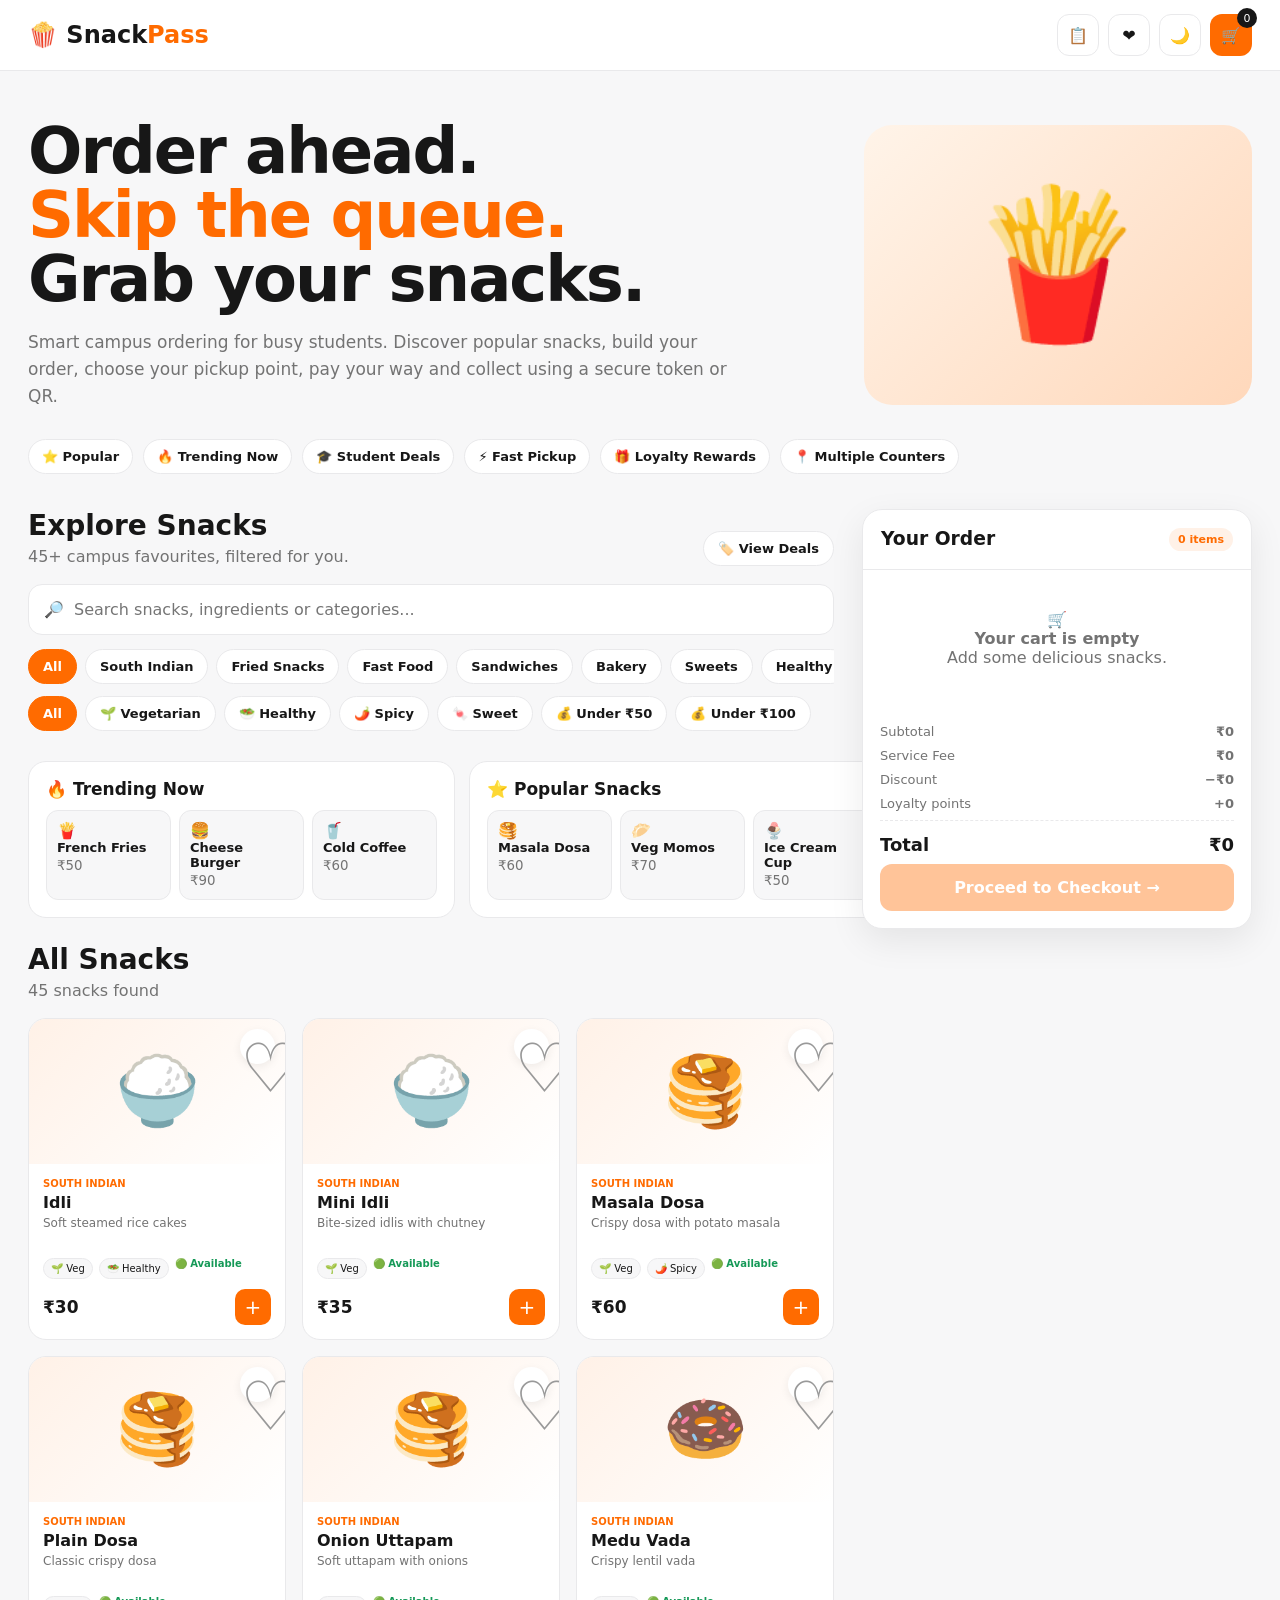
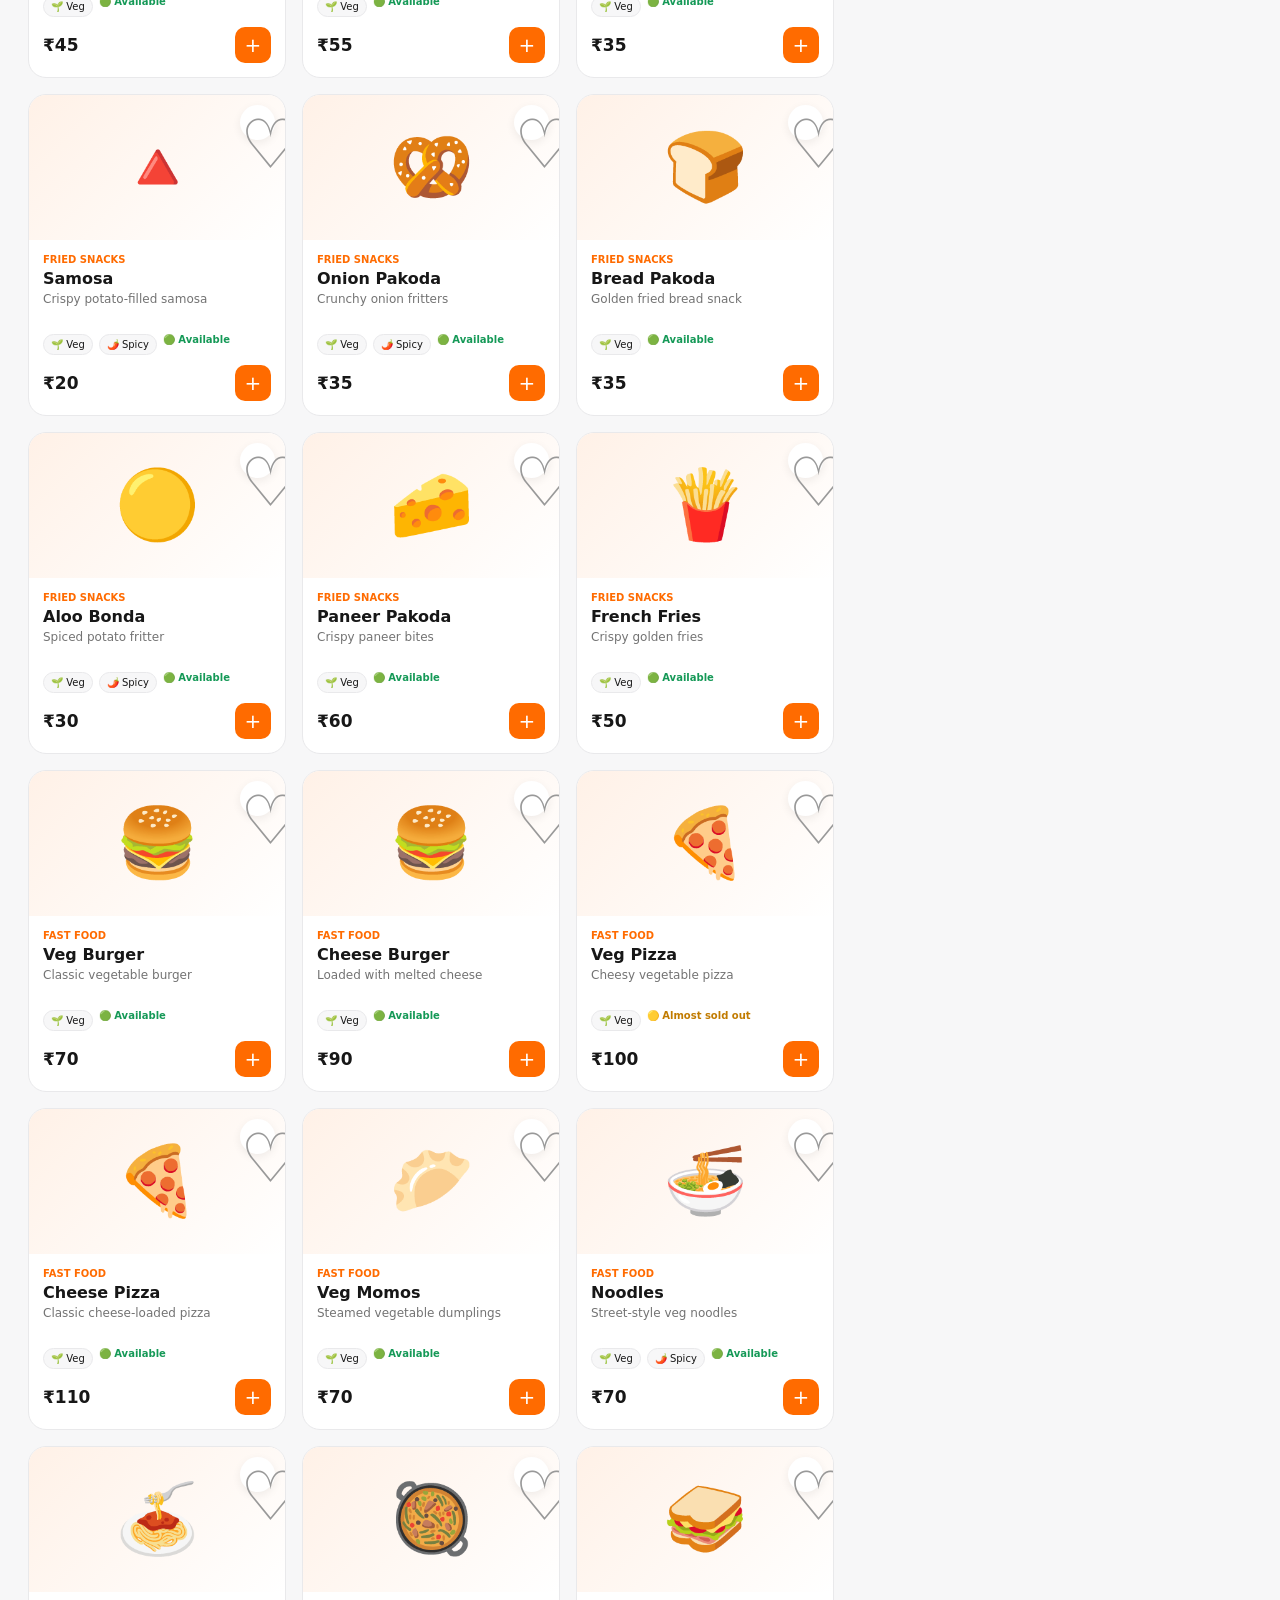
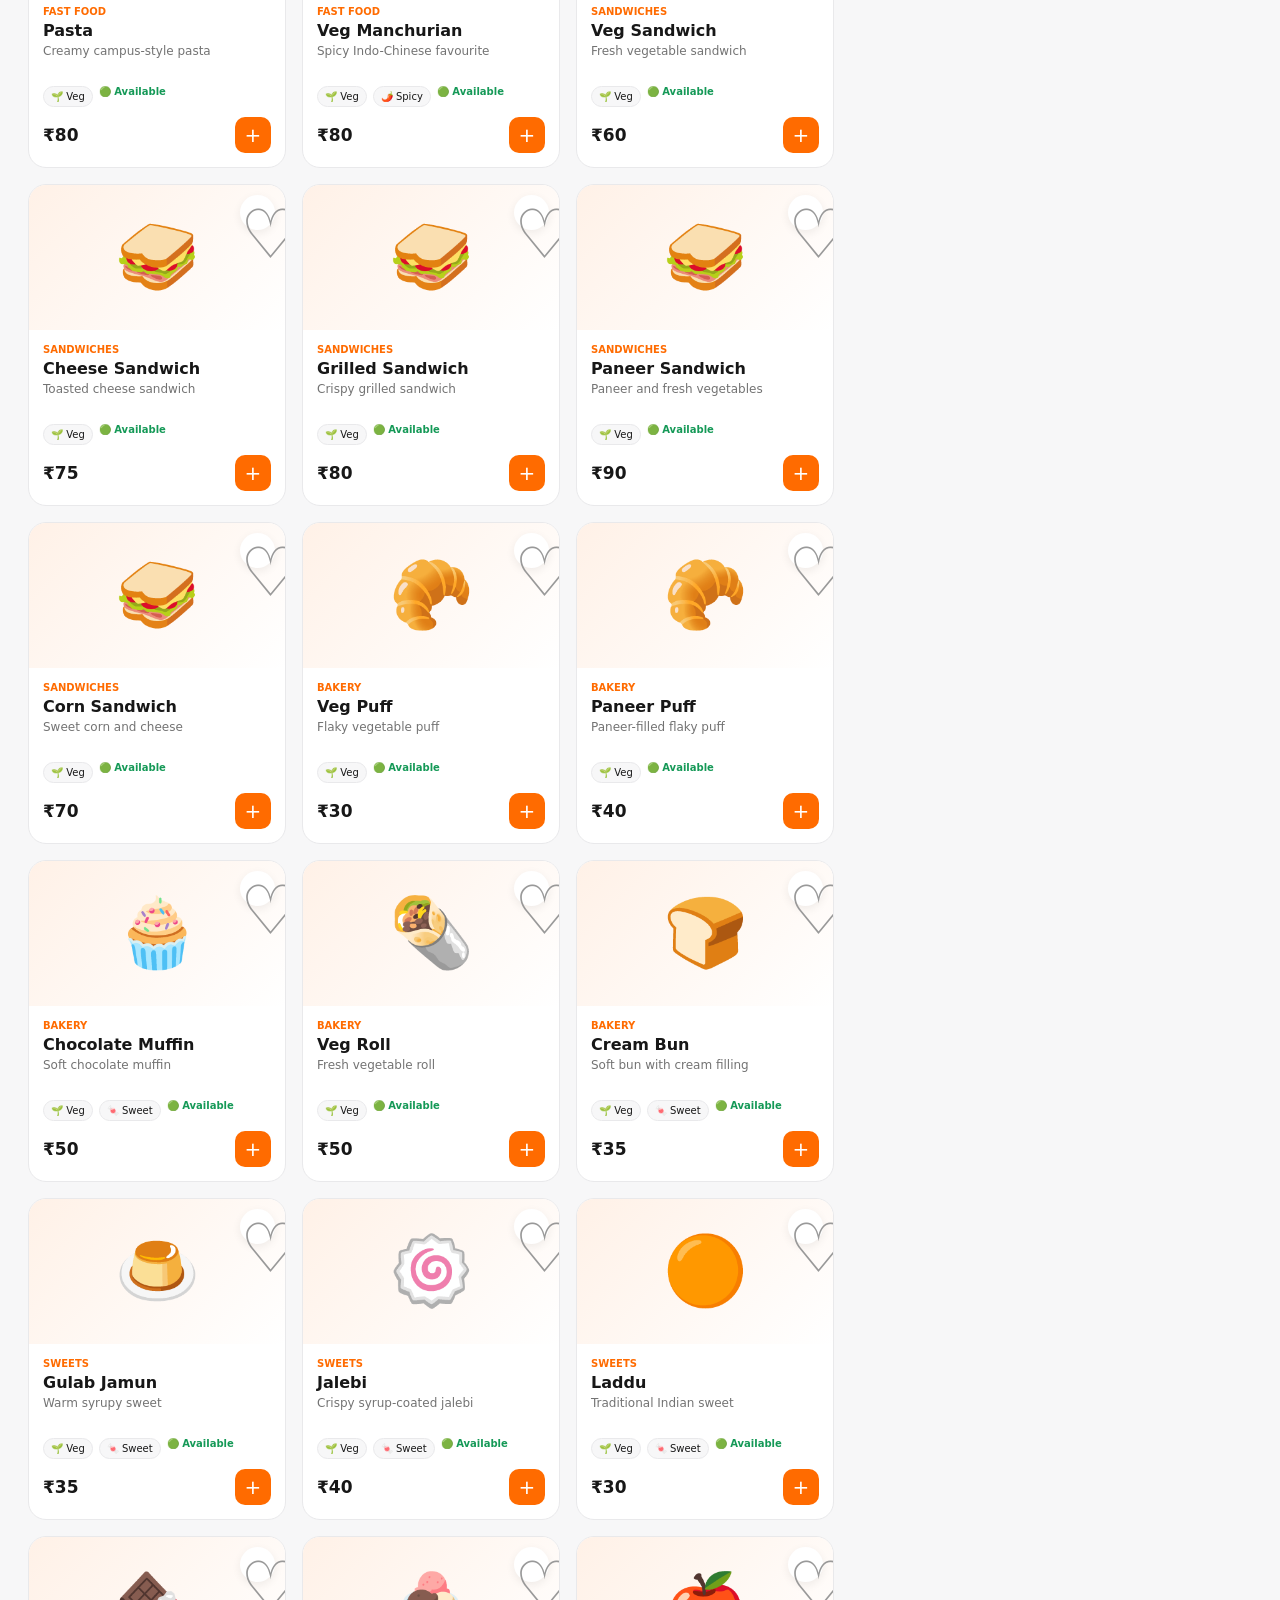
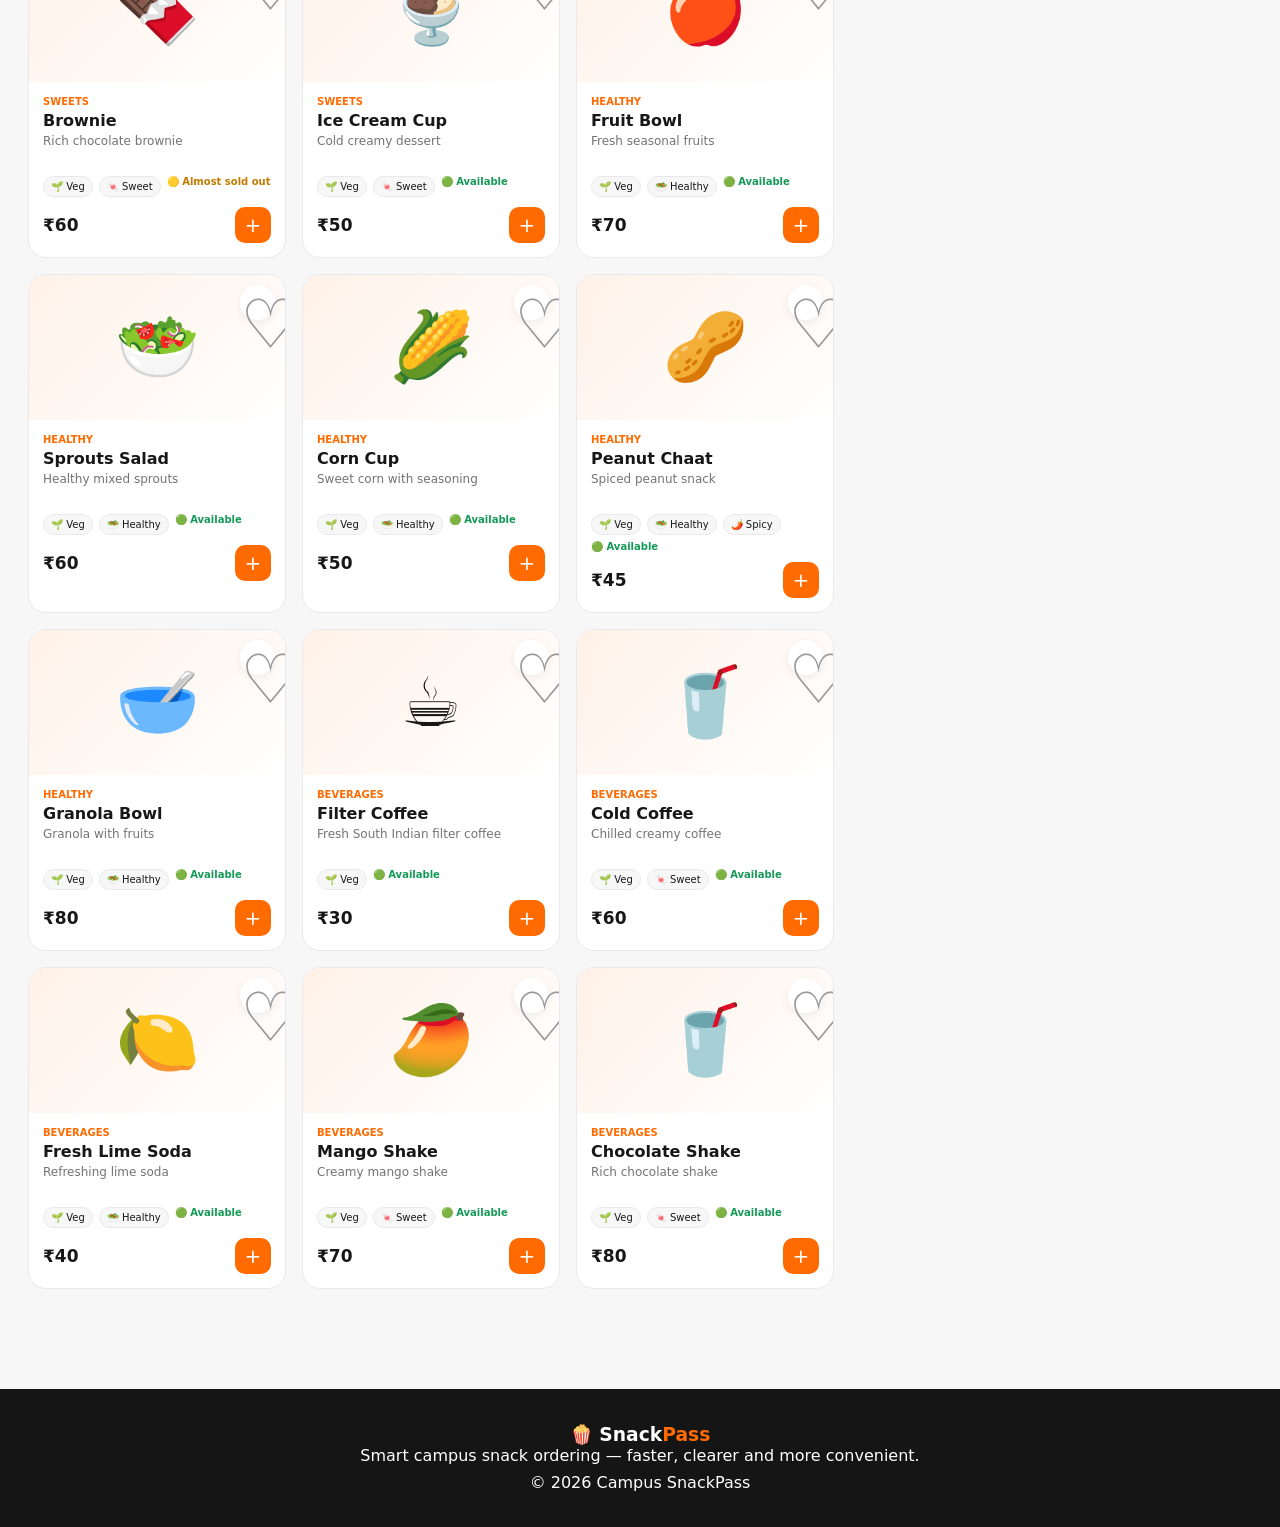
<file: index.html>
<!DOCTYPE html>
<html lang="en">
<head>
<meta charset="UTF-8">
<meta name="viewport" content="width=device-width,initial-scale=1.0">
<meta name="theme-color" content="#ff6b00">
<title>SnackPass — Smart Campus Ordering</title>
<style>
*{box-sizing:border-box;margin:0;padding:0}
:root{--p:#ff6b00;--p2:#fff1e7;--ink:#171717;--muted:#737373;--bg:#f7f7f8;--card:#fff;--line:#e9e9eb;--green:#159957;--red:#d93025;--shadow:0 12px 35px rgba(0,0,0,.08)}
body.dark{--ink:#f5f5f5;--muted:#aaa;--bg:#101010;--card:#191919;--line:#2c2c2c;--p2:#2b1b12;--shadow:0 12px 35px rgba(0,0,0,.3)}
body{font-family:Inter,system-ui,-apple-system,Segoe UI,Arial,sans-serif;background:var(--bg);color:var(--ink);transition:.25s}
button,input,select{font:inherit}button{cursor:pointer}
header{position:sticky;top:0;z-index:1000;background:color-mix(in srgb,var(--card) 94%,transparent);backdrop-filter:blur(14px);border-bottom:1px solid var(--line)}
.nav{max-width:1440px;margin:auto;min-height:70px;padding:0 28px;display:flex;align-items:center;justify-content:space-between}
.logo{font-size:24px;font-weight:900}.logo span{color:var(--p)}
.nav-actions{display:flex;gap:9px;align-items:center}
.icon-btn{border:1px solid var(--line);background:var(--card);color:var(--ink);width:42px;height:42px;border-radius:12px}
.cart-btn{background:var(--p);color:#fff;border:0;position:relative}
.badge{position:absolute;right:-5px;top:-6px;background:var(--ink);color:var(--card);width:20px;height:20px;border-radius:50%;font-size:11px;display:grid;place-items:center}
.hero{max-width:1440px;margin:auto;padding:48px 28px 28px;display:grid;grid-template-columns:1.35fr .65fr;gap:30px;align-items:center}
.hero h1{font-size:clamp(40px,5vw,68px);line-height:1;letter-spacing:-2px;margin-bottom:18px}.hero h1 span{color:var(--p)}
.hero p{max-width:700px;color:var(--muted);font-size:17px;line-height:1.6}.hero-card{min-height:280px;border-radius:28px;background:linear-gradient(135deg,#fff4e9,#ffd8bb);display:grid;place-items:center;font-size:145px}
.hero-strip{max-width:1440px;margin:0 auto 10px;padding:0 28px;display:flex;gap:10px;overflow:auto}
.pill{white-space:nowrap;background:var(--card);border:1px solid var(--line);border-radius:30px;padding:9px 13px;font-size:13px;font-weight:700}
.main{max-width:1440px;margin:auto;padding:25px 28px 100px;display:grid;grid-template-columns:minmax(0,1fr) 390px;gap:28px;align-items:start}
.section-head{display:flex;justify-content:space-between;align-items:end;margin-bottom:18px}.section-head h2{font-size:28px}.section-head p{color:var(--muted);margin-top:5px}
.search{position:relative;margin-bottom:14px}.search input{width:100%;padding:15px 18px 15px 45px;border:1px solid var(--line);background:var(--card);color:var(--ink);border-radius:14px;outline:0}.search span{position:absolute;left:16px;top:50%;transform:translateY(-50%)}
.categories,.tags{display:flex;gap:8px;overflow:auto;padding-bottom:12px;scrollbar-width:none}.filter{white-space:nowrap;border:1px solid var(--line);background:var(--card);color:var(--ink);padding:9px 14px;border-radius:30px;font-size:13px;font-weight:700}.filter.active{background:var(--p);border-color:var(--p);color:#fff}
.discovery{display:grid;grid-template-columns:1fr 1fr;gap:14px;margin:18px 0 25px}
.discovery-card{background:var(--card);border:1px solid var(--line);border-radius:18px;padding:17px}.discovery-card h3{font-size:17px;margin-bottom:11px}.mini-list{display:flex;gap:8px;overflow:auto}.mini{min-width:125px;border:1px solid var(--line);border-radius:12px;padding:10px;background:var(--bg)}.mini b{display:block;font-size:13px}.mini small{color:var(--muted)}
.grid{display:grid;grid-template-columns:repeat(3,minmax(0,1fr));gap:16px}
.product{background:var(--card);border:1px solid var(--line);border-radius:18px;overflow:hidden;transition:.22s;animation:up .35s}.product:hover{transform:translateY(-4px);box-shadow:var(--shadow)}
.product-img{height:145px;background:linear-gradient(135deg,var(--p2),var(--card));display:grid;place-items:center;font-size:68px;position:relative}.fav{position:absolute;right:10px;top:10px;width:35px;height:35px;border:0;border-radius:50%;background:var(--card);color:#999;box-shadow:0 3px 10px #0001}.fav.on{color:#e53935}
.product-body{padding:14px}.cat{font-size:10px;color:var(--p);font-weight:900;text-transform:uppercase}.product h3{font-size:16px;margin:4px 0}.desc{font-size:12px;color:var(--muted);min-height:34px}.meta{display:flex;gap:6px;flex-wrap:wrap;margin:8px 0}.tag{font-size:10px;background:var(--bg);border:1px solid var(--line);padding:4px 7px;border-radius:20px}.status{font-size:10px;font-weight:800}.available{color:var(--green)}.low{color:#c17b00}.sold{color:var(--red)}
.bottom{display:flex;justify-content:space-between;align-items:center;margin-top:10px}.price{font-weight:900;font-size:17px}.add{background:var(--p);color:#fff;border:0;border-radius:10px;width:36px;height:36px;font-size:20px}.add:disabled{opacity:.4;cursor:not-allowed}
.cart{position:sticky;top:88px;background:var(--card);border:1px solid var(--line);border-radius:20px;overflow:hidden;box-shadow:var(--shadow)}.cart-head{padding:18px;border-bottom:1px solid var(--line);display:flex;justify-content:space-between}.count-label{background:var(--p2);color:var(--p);padding:5px 9px;border-radius:20px;font-size:11px;font-weight:800}.cart-items{max-height:390px;overflow:auto}.empty{text-align:center;padding:40px 18px;color:var(--muted)}.empty div{font-size:45px}
.cart-item{padding:13px 16px;display:grid;grid-template-columns:43px 1fr auto;gap:9px;border-bottom:1px solid var(--line)}.cart-icon{width:43px;height:43px;border-radius:10px;background:var(--p2);display:grid;place-items:center}.cart-name{font-weight:800;font-size:13px}.cart-sub{font-size:11px;color:var(--muted)}.qty{display:flex;gap:6px;align-items:center;margin-top:7px}.qty button{width:24px;height:24px;border:1px solid var(--line);background:var(--card);color:var(--ink);border-radius:7px}.remove{border:0;background:none;color:#aaa}
.summary{padding:17px}.row{display:flex;justify-content:space-between;color:var(--muted);font-size:13px;margin-bottom:9px}.row.total{border-top:1px dashed var(--line);padding-top:13px;color:var(--ink);font-size:18px;font-weight:900}.checkout{width:100%;border:0;background:var(--p);color:#fff;padding:14px;border-radius:12px;font-weight:900}.checkout:disabled{opacity:.4}
.mobile-bar{display:none;position:fixed;z-index:900;left:12px;right:12px;bottom:12px;background:#171717;color:#fff;border-radius:15px;padding:10px 12px;box-shadow:0 15px 40px #0005}.mobile-bar>div{display:flex;justify-content:space-between;align-items:center}.mobile-bar button{background:var(--p);color:#fff;border:0;padding:10px 14px;border-radius:10px;font-weight:800}
.modal{display:none;position:fixed;z-index:2000;inset:0;background:#0009;padding:18px;align-items:center;justify-content:center}.modal.open{display:flex}.modal-box{width:min(680px,100%);max-height:92vh;overflow:auto;background:var(--card);border-radius:22px}.modal-head{padding:19px 21px;border-bottom:1px solid var(--line);display:flex;justify-content:space-between}.close{border:0;background:var(--bg);color:var(--ink);width:35px;height:35px;border-radius:9px}.modal-content{padding:21px}.field{margin-bottom:14px}.field label{display:block;font-size:12px;font-weight:800;margin-bottom:6px}.field input,.field select{width:100%;padding:12px;border:1px solid var(--line);background:var(--card);color:var(--ink);border-radius:10px;outline:0}
.payment{display:grid;grid-template-columns:1fr 1fr;gap:9px}.pay{border:1px solid var(--line);border-radius:12px;padding:13px;display:flex;gap:9px;align-items:center}.pay:has(input:checked){border-color:var(--p);background:var(--p2)}.pay input{accent-color:var(--p)}.pay small{display:block;color:var(--muted);font-size:10px}
.order-total{margin-top:15px;background:var(--bg);padding:14px;border-radius:11px;display:flex;justify-content:space-between;font-weight:900}.confirm{width:100%;margin-top:13px;border:0;background:var(--p);color:#fff;padding:14px;border-radius:11px;font-weight:900}
.success{text-align:center;padding:30px 20px}.success-icon{width:70px;height:70px;margin:auto auto 14px;border-radius:50%;background:#e7f8ee;color:var(--green);display:grid;place-items:center;font-size:38px}.token{border:2px dashed var(--p);background:var(--p2);border-radius:15px;padding:15px;margin:20px 0}.token small{display:block;color:var(--muted)}.token strong{font-size:30px;color:var(--p);letter-spacing:2px}
.progress{display:flex;justify-content:space-between;margin:20px 0 10px;gap:5px}.step{flex:1;text-align:center;font-size:10px;color:var(--muted)}.step i{display:block;width:27px;height:27px;margin:auto auto 5px;border-radius:50%;background:var(--bg);padding-top:6px;font-style:normal}.step.done{color:var(--green);font-weight:800}.step.done i{background:#e7f8ee}
.deal{border:1px solid var(--line);padding:12px;border-radius:12px;margin-bottom:9px;display:flex;justify-content:space-between;align-items:center}.deal small{color:var(--muted);display:block}.deal button{background:var(--p);color:#fff;border:0;border-radius:8px;padding:7px 10px;font-size:12px}
.history-card{border:1px solid var(--line);padding:13px;border-radius:12px;margin-bottom:9px}.history-card header{position:static;background:none;border:0;padding:0;min-height:auto}.history-card .items{font-size:12px;color:var(--muted);margin:7px 0}.history-card button{border:0;background:var(--p2);color:var(--p);padding:7px 10px;border-radius:8px;font-weight:800}
.help{line-height:1.6;color:var(--muted)}footer{background:#151515;color:#fff;text-align:center;padding:35px 20px}footer span{color:var(--p)}
.toast{position:fixed;z-index:3000;left:50%;bottom:25px;transform:translate(-50%,20px);background:#171717;color:#fff;padding:12px 16px;border-radius:11px;opacity:0;pointer-events:none;transition:.25s;font-size:13px}.toast.show{opacity:1;transform:translate(-50%,0)}
@keyframes up{from{opacity:0;transform:translateY(8px)}to{opacity:1;transform:none}}
@media(max-width:1100px){.grid{grid-template-columns:repeat(2,1fr)}.main{grid-template-columns:minmax(0,1fr) 340px}}
@media(max-width:850px){.hero{grid-template-columns:1fr;padding:38px 18px 22px}.hero-card{min-height:180px;font-size:100px}.main{display:block;padding:22px 18px 100px}.cart{display:none}.mobile-bar{display:block}.grid{grid-template-columns:repeat(2,1fr)}}
@media(max-width:600px){.nav{padding:0 16px}.hero h1{font-size:43px}.hero p{font-size:15px}.hero-strip{padding:0 18px}.main{padding-left:14px;padding-right:14px}.grid{gap:10px}.product-img{height:120px;font-size:54px}.product-body{padding:11px}.product h3{font-size:14px}.discovery{grid-template-columns:1fr}.payment{grid-template-columns:1fr}.section-head{align-items:start;flex-direction:column;gap:5px}}
@media(max-width:390px){.grid{grid-template-columns:1fr}}
</style>
</head>
<body>

<header><nav class="nav">
  <div class="logo">🍿 Snack<span>Pass</span></div>
  <div class="nav-actions">
    <button class="icon-btn" onclick="openModal('historyModal')" title="Order history">📋</button>
    <button class="icon-btn" onclick="openModal('favoritesModal')" title="Favorites">❤️</button>
    <button class="icon-btn" onclick="toggleDark()" id="themeBtn">🌙</button>
    <button class="icon-btn cart-btn" onclick="openCart()">🛒<span class="badge" id="navCount">0</span></button>
  </div>
</nav></header>

<section class="hero">
  <div>
    <h1>Order ahead.<br><span>Skip the queue.</span><br>Grab your snacks.</h1>
    <p>Smart campus ordering for busy students. Discover popular snacks, build your order, choose your pickup point, pay your way and collect using a secure token or QR.</p>
  </div>
  <div class="hero-card">🍟</div>
</section>

<div class="hero-strip">
  <div class="pill">⭐ Popular</div><div class="pill">🔥 Trending Now</div><div class="pill">🎓 Student Deals</div><div class="pill">⚡ Fast Pickup</div><div class="pill">🎁 Loyalty Rewards</div><div class="pill">📍 Multiple Counters</div>
</div>

<main class="main">
<section>
  <div class="section-head"><div><h2>Explore Snacks</h2><p>45+ campus favourites, filtered for you.</p></div><button class="filter" onclick="openModal('dealsModal')">🏷️ View Deals</button></div>

  <div class="search"><span>🔎</span><input id="search" placeholder="Search snacks, ingredients or categories..."></div>

  <div class="categories" id="categories"></div>

  <div class="tags">
    <button class="filter active" data-smart="all">All</button>
    <button class="filter" data-smart="veg">🌱 Vegetarian</button>
    <button class="filter" data-smart="healthy">🥗 Healthy</button>
    <button class="filter" data-smart="spicy">🌶️ Spicy</button>
    <button class="filter" data-smart="sweet">🍬 Sweet</button>
    <button class="filter" data-price="50">💰 Under ₹50</button>
    <button class="filter" data-price="100">💰 Under ₹100</button>
  </div>

  <div class="discovery">
    <div class="discovery-card"><h3>🔥 Trending Now</h3><div class="mini-list" id="trending"></div></div>
    <div class="discovery-card"><h3>⭐ Popular Snacks</h3><div class="mini-list" id="popular"></div></div>
  </div>

  <div class="section-head"><div><h2>All Snacks</h2><p id="resultText"></p></div></div>
  <div class="grid" id="products"></div>
</section>

<aside class="cart" id="cartPanel">
  <div class="cart-head"><h3>Your Order</h3><span class="count-label" id="cartLabel">0 items</span></div>
  <div class="cart-items" id="cartItems"></div>
  <div class="summary">
    <div class="row"><span>Subtotal</span><b id="subtotal">₹0</b></div>
    <div class="row"><span>Service Fee</span><b id="fee">₹0</b></div>
    <div class="row"><span>Discount</span><b id="discount">−₹0</b></div>
    <div class="row"><span>Loyalty points</span><b id="pointsEarn">+0</b></div>
    <div class="row total"><span>Total</span><b id="total">₹0</b></div>
    <button class="checkout" id="checkoutBtn" onclick="openCheckout()" disabled>Proceed to Checkout →</button>
  </div>
</aside>
</main>

<div class="mobile-bar"><div><div><b id="mobileCount">0 items</b><br><small id="mobileTotal">₹0</small></div><button onclick="openCart()">View Cart →</button></div></div>

<!-- CHECKOUT -->
<div class="modal" id="checkoutModal"><div class="modal-box">
  <div class="modal-head"><h2>Complete Your Order</h2><button class="close" onclick="closeModal('checkoutModal')">✕</button></div>
  <div class="modal-content" id="checkoutContent">
    <div class="field"><label>Your Name</label><input id="customerName" placeholder="Enter your name"></div>
    <div class="field"><label>Phone Number</label><input id="phone" maxlength="10" placeholder="10-digit mobile number"></div>
    <div class="field"><label>📍 Pickup Counter</label><select id="counter"><option>Counter A — Main Canteen</option><option>Counter B — Food Court</option><option>Counter C — Block C</option></select></div>
    <div class="field"><label>🕐 Preferred Pickup Time</label><select id="pickupTime"><option>ASAP — Ready in ~10 min</option><option>15 minutes</option><option>30 minutes</option><option>45 minutes</option></select></div>
    <h3 style="margin:18px 0 10px">💳 Payment Method</h3>
    <div class="payment">
      <label class="pay"><input type="radio" name="payment" value="UPI"><span>📱</span><div><b>UPI</b><small>Google Pay, PhonePe, Paytm</small></div></label>
      <label class="pay"><input type="radio" name="payment" value="Credit / Debit Card"><span>💳</span><div><b>Card</b><small>Credit or debit card</small></div></label>
      <label class="pay"><input type="radio" name="payment" value="Net Banking"><span>🏦</span><div><b>Net Banking</b><small>Pay through your bank</small></div></label>
      <label class="pay"><input type="radio" name="payment" value="Cash at Counter"><span>💵</span><div><b>Cash at Counter</b><small>Pay during pickup</small></div></label>
    </div>
    <div class="order-total"><span>Order Total</span><span id="modalTotal">₹0</span></div>
    <button class="confirm" onclick="confirmOrder()">Confirm Order & Generate Token 🎟️</button>
  </div>
</div></div>

<!-- HISTORY -->
<div class="modal" id="historyModal"><div class="modal-box">
  <div class="modal-head"><h2>📋 Order History</h2><button class="close" onclick="closeModal('historyModal')">✕</button></div>
  <div class="modal-content" id="history"></div>
</div></div>

<!-- FAVORITES -->
<div class="modal" id="favoritesModal"><div class="modal-box">
  <div class="modal-head"><h2>❤️ My Favorites</h2><button class="close" onclick="closeModal('favoritesModal')">✕</button></div>
  <div class="modal-content" id="favorites"></div>
</div></div>

<!-- DEALS -->
<div class="modal" id="dealsModal"><div class="modal-box">
  <div class="modal-head"><h2>🎓 Student Deals</h2><button class="close" onclick="closeModal('dealsModal')">✕</button></div>
  <div class="modal-content">
    <div class="deal"><div><b>⚡ Student Combo</b><small>Burger + Fries + Cold Coffee · Save ₹31</small></div><button onclick="addCombo()">Add ₹149</button></div>
    <div class="deal"><div><b>☕ Evening Break</b><small>Masala Dosa + Filter Coffee · Save ₹10</small></div><button onclick="addCombo2()">Add ₹80</button></div>
    <div class="deal"><div><b>🎉 First Order Offer</b><small>₹20 off your first eligible order</small></div><button onclick="toast('First-order offer will apply automatically')">View</button></div>
    <div class="deal"><div><b>🎁 Loyalty Rewards</b><small id="loyaltyText">Earn 1 point for every ₹10 spent.</small></div><button onclick="toast('Keep ordering to earn points!')">Learn</button></div>
  </div>
</div></div>

<!-- SUPPORT -->
<div class="modal" id="helpModal"><div class="modal-box">
  <div class="modal-head"><h2>🆘 Help & Support</h2><button class="close" onclick="closeModal('helpModal')">✕</button></div>
  <div class="modal-content help">
    <p><b>Order issue?</b> Check your order token and history first.</p><p><b>Wrong item?</b> Show your token at the pickup counter.</p><p><b>Payment problem?</b> Keep your transaction reference and contact the canteen desk.</p><p><b>Need to report something?</b></p>
    <button class="confirm" onclick="toast('Issue report form opened');closeModal('helpModal')">Report an Issue</button>
  </div>
</div></div>

<footer><h3>🍿 Snack<span>Pass</span></h3><p>Smart campus snack ordering — faster, clearer and more convenient.</p><p style="margin-top:8px">© 2026 Campus SnackPass</p></footer>
<div class="toast" id="toast"></div>

<script>
const snacks=[
["Idli","South Indian",30,"🍚","Soft steamed rice cakes",["veg","healthy"]],
["Mini Idli","South Indian",35,"🍚","Bite-sized idlis with chutney",["veg"]],
["Masala Dosa","South Indian",60,"🥞","Crispy dosa with potato masala",["veg","spicy"]],
["Plain Dosa","South Indian",45,"🥞","Classic crispy dosa",["veg"]],
["Onion Uttapam","South Indian",55,"🥞","Soft uttapam with onions",["veg"]],
["Medu Vada","South Indian",35,"🍩","Crispy lentil vada",["veg"]],
["Samosa","Fried Snacks",20,"🔺","Crispy potato-filled samosa",["veg","spicy"]],
["Onion Pakoda","Fried Snacks",35,"🥨","Crunchy onion fritters",["veg","spicy"]],
["Bread Pakoda","Fried Snacks",35,"🍞","Golden fried bread snack",["veg"]],
["Aloo Bonda","Fried Snacks",30,"🟡","Spiced potato fritter",["veg","spicy"]],
["Paneer Pakoda","Fried Snacks",60,"🧀","Crispy paneer bites",["veg"]],
["French Fries","Fried Snacks",50,"🍟","Crispy golden fries",["veg"]],
["Veg Burger","Fast Food",70,"🍔","Classic vegetable burger",["veg"]],
["Cheese Burger","Fast Food",90,"🍔","Loaded with melted cheese",["veg"]],
["Veg Pizza","Fast Food",100,"🍕","Cheesy vegetable pizza",["veg"]],
["Cheese Pizza","Fast Food",110,"🍕","Classic cheese-loaded pizza",["veg"]],
["Veg Momos","Fast Food",70,"🥟","Steamed vegetable dumplings",["veg"]],
["Noodles","Fast Food",70,"🍜","Street-style veg noodles",["veg","spicy"]],
["Pasta","Fast Food",80,"🍝","Creamy campus-style pasta",["veg"]],
["Veg Manchurian","Fast Food",80,"🥘","Spicy Indo-Chinese favourite",["veg","spicy"]],
["Veg Sandwich","Sandwiches",60,"🥪","Fresh vegetable sandwich",["veg"]],
["Cheese Sandwich","Sandwiches",75,"🥪","Toasted cheese sandwich",["veg"]],
["Grilled Sandwich","Sandwiches",80,"🥪","Crispy grilled sandwich",["veg"]],
["Paneer Sandwich","Sandwiches",90,"🥪","Paneer and fresh vegetables",["veg"]],
["Corn Sandwich","Sandwiches",70,"🥪","Sweet corn and cheese",["veg"]],
["Veg Puff","Bakery",30,"🥐","Flaky vegetable puff",["veg"]],
["Paneer Puff","Bakery",40,"🥐","Paneer-filled flaky puff",["veg"]],
["Chocolate Muffin","Bakery",50,"🧁","Soft chocolate muffin",["veg","sweet"]],
["Veg Roll","Bakery",50,"🌯","Fresh vegetable roll",["veg"]],
["Cream Bun","Bakery",35,"🍞","Soft bun with cream filling",["veg","sweet"]],
["Gulab Jamun","Sweets",35,"🍮","Warm syrupy sweet",["veg","sweet"]],
["Jalebi","Sweets",40,"🍥","Crispy syrup-coated jalebi",["veg","sweet"]],
["Laddu","Sweets",30,"🟠","Traditional Indian sweet",["veg","sweet"]],
["Brownie","Sweets",60,"🍫","Rich chocolate brownie",["veg","sweet"]],
["Ice Cream Cup","Sweets",50,"🍨","Cold creamy dessert",["veg","sweet"]],
["Fruit Bowl","Healthy",70,"🍎","Fresh seasonal fruits",["veg","healthy"]],
["Sprouts Salad","Healthy",60,"🥗","Healthy mixed sprouts",["veg","healthy"]],
["Corn Cup","Healthy",50,"🌽","Sweet corn with seasoning",["veg","healthy"]],
["Peanut Chaat","Healthy",45,"🥜","Spiced peanut snack",["veg","healthy","spicy"]],
["Granola Bowl","Healthy",80,"🥣","Granola with fruits",["veg","healthy"]],
["Filter Coffee","Beverages",30,"☕","Fresh South Indian filter coffee",["veg"]],
["Cold Coffee","Beverages",60,"🥤","Chilled creamy coffee",["veg","sweet"]],
["Fresh Lime Soda","Beverages",40,"🍋","Refreshing lime soda",["veg","healthy"]],
["Mango Shake","Beverages",70,"🥭","Creamy mango shake",["veg","sweet"]],
["Chocolate Shake","Beverages",80,"🥤","Rich chocolate shake",["veg","sweet"]]
].map((x,i)=>({id:i+1,name:x[0],cat:x[1],price:x[2],emoji:x[3],desc:x[4],tags:x[5],stock:i===14||i===33?"low":"available"}));

let cart=JSON.parse(localStorage.getItem("sp_cart")||"[]");
let favs=JSON.parse(localStorage.getItem("sp_favs")||"[]");
let history=JSON.parse(localStorage.getItem("sp_history")||"[]");
let category="All",smart="all",priceMax=Infinity;

const $=id=>document.getElementById(id);
const money=n=>"₹"+Math.round(n);
function save(){localStorage.setItem("sp_cart",JSON.stringify(cart));localStorage.setItem("sp_favs",JSON.stringify(favs));localStorage.setItem("sp_history",JSON.stringify(history))}
function toast(msg){$("toast").textContent=msg;$("toast").classList.add("show");setTimeout(()=>$("toast").classList.remove("show"),2200)}
function openModal(id){$(id).classList.add("open");if(id==="historyModal")renderHistory();if(id==="favoritesModal")renderFavorites()}
function closeModal(id){$(id).classList.remove("open")}
function toggleDark(){document.body.classList.toggle("dark");localStorage.setItem("sp_dark",document.body.classList.contains("dark"));$("themeBtn").textContent=document.body.classList.contains("dark")?"☀️":"🌙"}
if(localStorage.getItem("sp_dark")==="true"){document.body.classList.add("dark");$("themeBtn").textContent="☀️"}

function setupCategories(){
 const cats=["All",...new Set(snacks.map(x=>x.cat))];
 $("categories").innerHTML=cats.map(c=>`<button class="filter ${c==="All"?"active":""}" onclick="setCategory('${c}',this)">${c}</button>`).join("");
}
function setCategory(c,el){category=c;document.querySelectorAll("#categories .filter").forEach(x=>x.classList.remove("active"));el.classList.add("active");renderProducts()}
function setSmart(v,el){smart=v;priceMax=Infinity;document.querySelectorAll(".tags .filter").forEach(x=>x.classList.remove("active"));el.classList.add("active");renderProducts()}
document.querySelectorAll("[data-smart]").forEach(el=>el.onclick=()=>setSmart(el.dataset.smart,el));
document.querySelectorAll("[data-price]").forEach(el=>el.onclick=()=>{smart="all";priceMax=+el.dataset.price;document.querySelectorAll(".tags .filter").forEach(x=>x.classList.remove("active"));el.classList.add("active");renderProducts()});
$("search").oninput=renderProducts;

function filtered(){
 const q=$("search").value.toLowerCase();
 return snacks.filter(x=>(category==="All"||x.cat===category)&&(x.name+" "+x.cat+" "+x.desc).toLowerCase().includes(q)&&(smart==="all"||x.tags.includes(smart))&&x.price<=priceMax);
}
function renderProducts(){
 const arr=filtered();
 $("resultText").textContent=arr.length+" snacks found";
 $("products").innerHTML=arr.map(x=>`
 <article class="product">
  <div class="product-img">${x.emoji}<button class="fav ${favs.includes(x.id)?"on":""}" onclick="toggleFav(${x.id})">${favs.includes(x.id)?"♥":"♡"}</button></div>
  <div class="product-body">
   <div class="cat">${x.cat}</div><h3>${x.name}</h3><div class="desc">${x.desc}</div>
   <div class="meta">${x.tags.map(t=>`<span class="tag">${t==="veg"?"🌱 Veg":t==="healthy"?"🥗 Healthy":t==="spicy"?"🌶️ Spicy":"🍬 Sweet"}</span>`).join("")}<span class="status ${x.stock}">${x.stock==="available"?"🟢 Available":x.stock==="low"?"🟡 Almost sold out":"🔴 Sold out"}</span></div>
   <div class="bottom"><span class="price">${money(x.price)}</span><button class="add" onclick="add(${x.id})" ${x.stock==="sold"?"disabled":""}>+</button></div>
  </div>
 </article>`).join("")||`<div class="empty" style="grid-column:1/-1">😕<br><b>No snacks found</b><br>Try another search or filter.</div>`;
}
function renderDiscovery(){
 const make=arr=>arr.map(x=>`<div class="mini"><span>${x.emoji}</span><b>${x.name}</b><small>${money(x.price)}</small></div>`).join("");
 $("trending").innerHTML=make([snacks[11],snacks[13],snacks[41]]);
 $("popular").innerHTML=make([snacks[2],snacks[16],snacks[34]]);
}
function add(id,qty=1){let x=cart.find(a=>a.id===id);if(x)x.qty+=qty;else cart.push({id,qty});save();renderCart();toast("Added to your order")}
function change(id,d){let x=cart.find(a=>a.id===id);if(!x)return;x.qty+=d;if(x.qty<=0)cart=cart.filter(a=>a.id!==id);save();renderCart()}
function removeItem(id){cart=cart.filter(a=>a.id!==id);save();renderCart();toast("Item removed")}
function totals(){
 let sub=cart.reduce((s,a)=>{let x=snacks.find(x=>x.id===a.id);return s+x.price*a.qty},0);
 let fee=sub?5:0, first=history.length===0&&sub>=80?20:0;
 return {sub,fee,discount:first,total:Math.max(0,sub+fee-first),count:cart.reduce((s,a)=>s+a.qty,0)}
}
function renderCart(){
 let t=totals();$("navCount").textContent=t.count;$("cartLabel").textContent=t.count+" "+(t.count===1?"item":"items");$("mobileCount").textContent=t.count+" items";$("mobileTotal").textContent=money(t.total);
 $("subtotal").textContent=money(t.sub);$("fee").textContent=money(t.fee);$("discount").textContent="−"+money(t.discount);$("pointsEarn").textContent="+"+Math.floor(t.total/10);$("total").textContent=money(t.total);$("checkoutBtn").disabled=!cart.length;
 $("cartItems").innerHTML=cart.length?cart.map(a=>{let x=snacks.find(x=>x.id===a.id);return `<div class="cart-item"><div class="cart-icon">${x.emoji}</div><div><div class="cart-name">${x.name}</div><div class="cart-sub">${money(x.price)} each</div><div class="qty"><button onclick="change(${x.id},-1)">−</button><b>${a.qty}</b><button onclick="change(${x.id},1)">+</button></div></div><button class="remove" onclick="removeItem(${x.id})">🗑️</button></div>`}).join(""):`<div class="empty">🛒<br><b>Your cart is empty</b><br>Add some delicious snacks.</div>`;
}
function toggleFav(id){if(favs.includes(id))favs=favs.filter(x=>x!==id);else favs.push(id);save();renderProducts();toast(favs.includes(id)?"Added to favorites":"Removed from favorites")}
function renderFavorites(){
 let arr=snacks.filter(x=>favs.includes(x.id));$("favorites").innerHTML=arr.length?arr.map(x=>`<div class="deal"><div><b>${x.emoji} ${x.name}</b><small>${money(x.price)} · ${x.cat}</small></div><button onclick="add(${x.id})">Add</button></div>`).join(""):`<div class="empty">❤️<br><b>No favorites yet</b><br>Tap the heart on any snack.</div>`;
}
function openCart(){if(innerWidth<=850){openCheckout()}else $("cartPanel").scrollIntoView({behavior:"smooth",block:"center"})}
function openCheckout(){if(!cart.length)return toast("Add snacks before checkout");let t=totals();$("modalTotal").textContent=money(t.total);openModal("checkoutModal")}
function token(){let chars="ABCDEFGHJKLMNPQRSTUVWXYZ23456789",s="SP-";for(let i=0;i<5;i++)s+=chars[Math.floor(Math.random()*chars.length)];return s}
function confirmOrder(){
 let name=$("customerName").value.trim(),phone=$("phone").value.trim(),pay=document.querySelector('input[name="payment"]:checked');
 if(!name)return toast("Enter your name");if(!/^[0-9]{10}$/.test(phone))return toast("Enter a valid 10-digit number");if(!pay)return toast("Choose a payment method");
 let t=totals(),tok=token(),counter=$("counter").value,time=$("pickupTime").value;
 let order={token:tok,name,phone,payment:pay.value,counter,time,total:t.total,items:cart.map(a=>({id:a.id,qty:a.qty})),date:new Date().toLocaleString(),status:"Preparing"};
 history.unshift(order);save();
 $("checkoutContent").innerHTML=`<div class="success"><div class="success-icon">✓</div><h2>Order Confirmed!</h2><p>Thanks ${name}! Your snacks are being prepared.</p><div class="token"><small>YOUR PICKUP TOKEN</small><strong>${tok}</strong></div><div class="progress"><div class="step done"><i>✓</i>Placed</div><div class="step done"><i>✓</i>Paid</div><div class="step done"><i>✓</i>Preparing</div><div class="step"><i>4</i>Ready</div><div class="step"><i>5</i>Collected</div></div><p><b>📍 ${counter}</b><br>🕐 ${time}<br>💳 ${pay.value}<br>💰 ${money(t.total)}</p><button class="confirm" onclick="finishOrder()">Done</button></div>`;
}
function finishOrder(){cart=[];save();renderCart();closeModal("checkoutModal");location.reload()}
function renderHistory(){
 $("history").innerHTML=history.length?history.map((o,i)=>{let names=o.items.map(a=>{let x=snacks.find(x=>x.id===a.id);return x.name+" ×"+a.qty}).join(", ");return `<div class="history-card"><header><b>🎟️ ${o.token}</b><span>${money(o.total)}</span></header><div class="items">${names}</div><small>📅 ${o.date}<br>📍 ${o.counter}<br>💳 ${o.payment}<br>🔔 ${o.status}</small><br><button onclick="reorder(${i})">🔁 Reorder</button></div>`}).join(""):`<div class="empty">📋<br><b>No previous orders</b><br>Your completed orders will appear here.</div>`;
}
function reorder(i){history[i].items.forEach(a=>add(a.id,a.qty));closeModal("historyModal")}
function addCombo(){[14,12,42].forEach(id=>add(id));closeModal("dealsModal");toast("Combo added — student deal applied at checkout")}
function addCombo2(){add(3);add(41);closeModal("dealsModal");toast("Evening combo added")}
document.addEventListener("keydown",e=>{if(e.key==="Escape")document.querySelectorAll(".modal.open").forEach(m=>m.classList.remove("open"))});
document.querySelectorAll(".modal").forEach(m=>m.addEventListener("click",e=>{if(e.target===m)m.classList.remove("open")}));

setupCategories();renderDiscovery();renderProducts();renderCart();
</script>
</body>
</html>
</file>
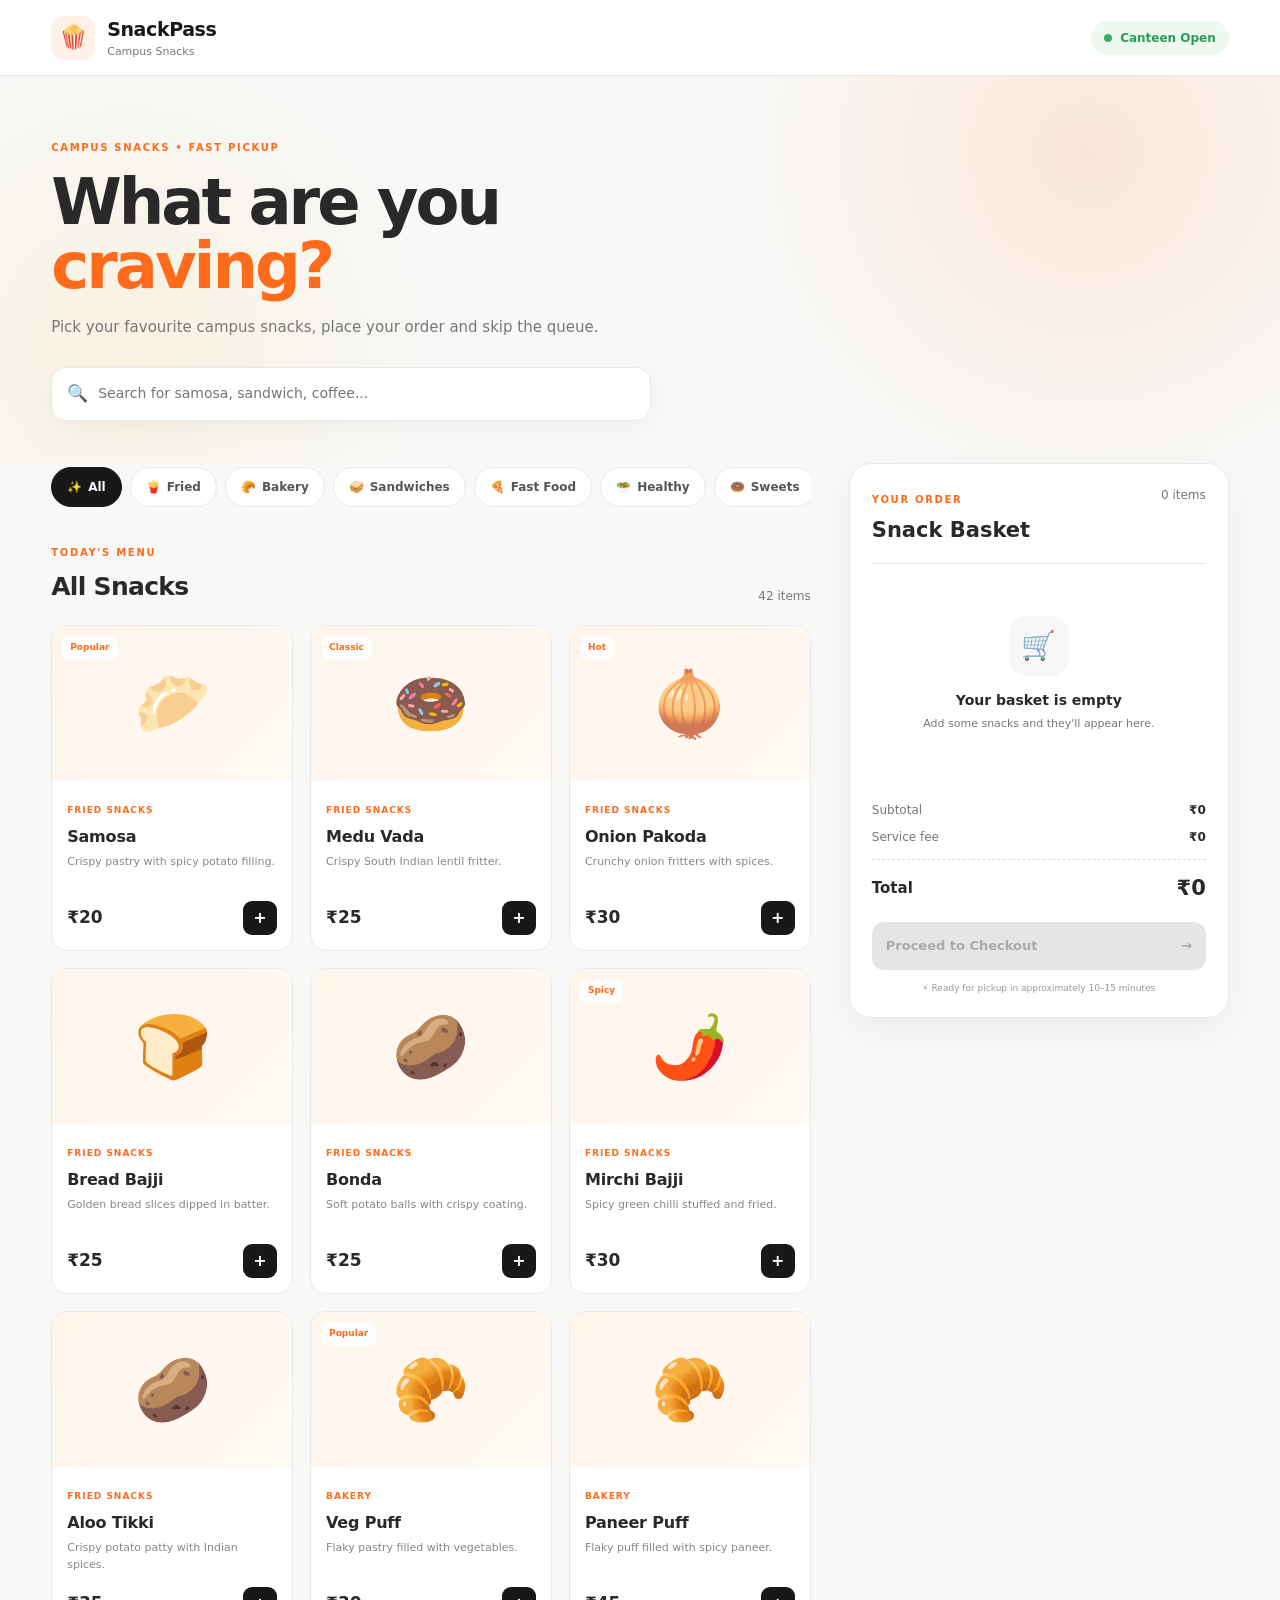
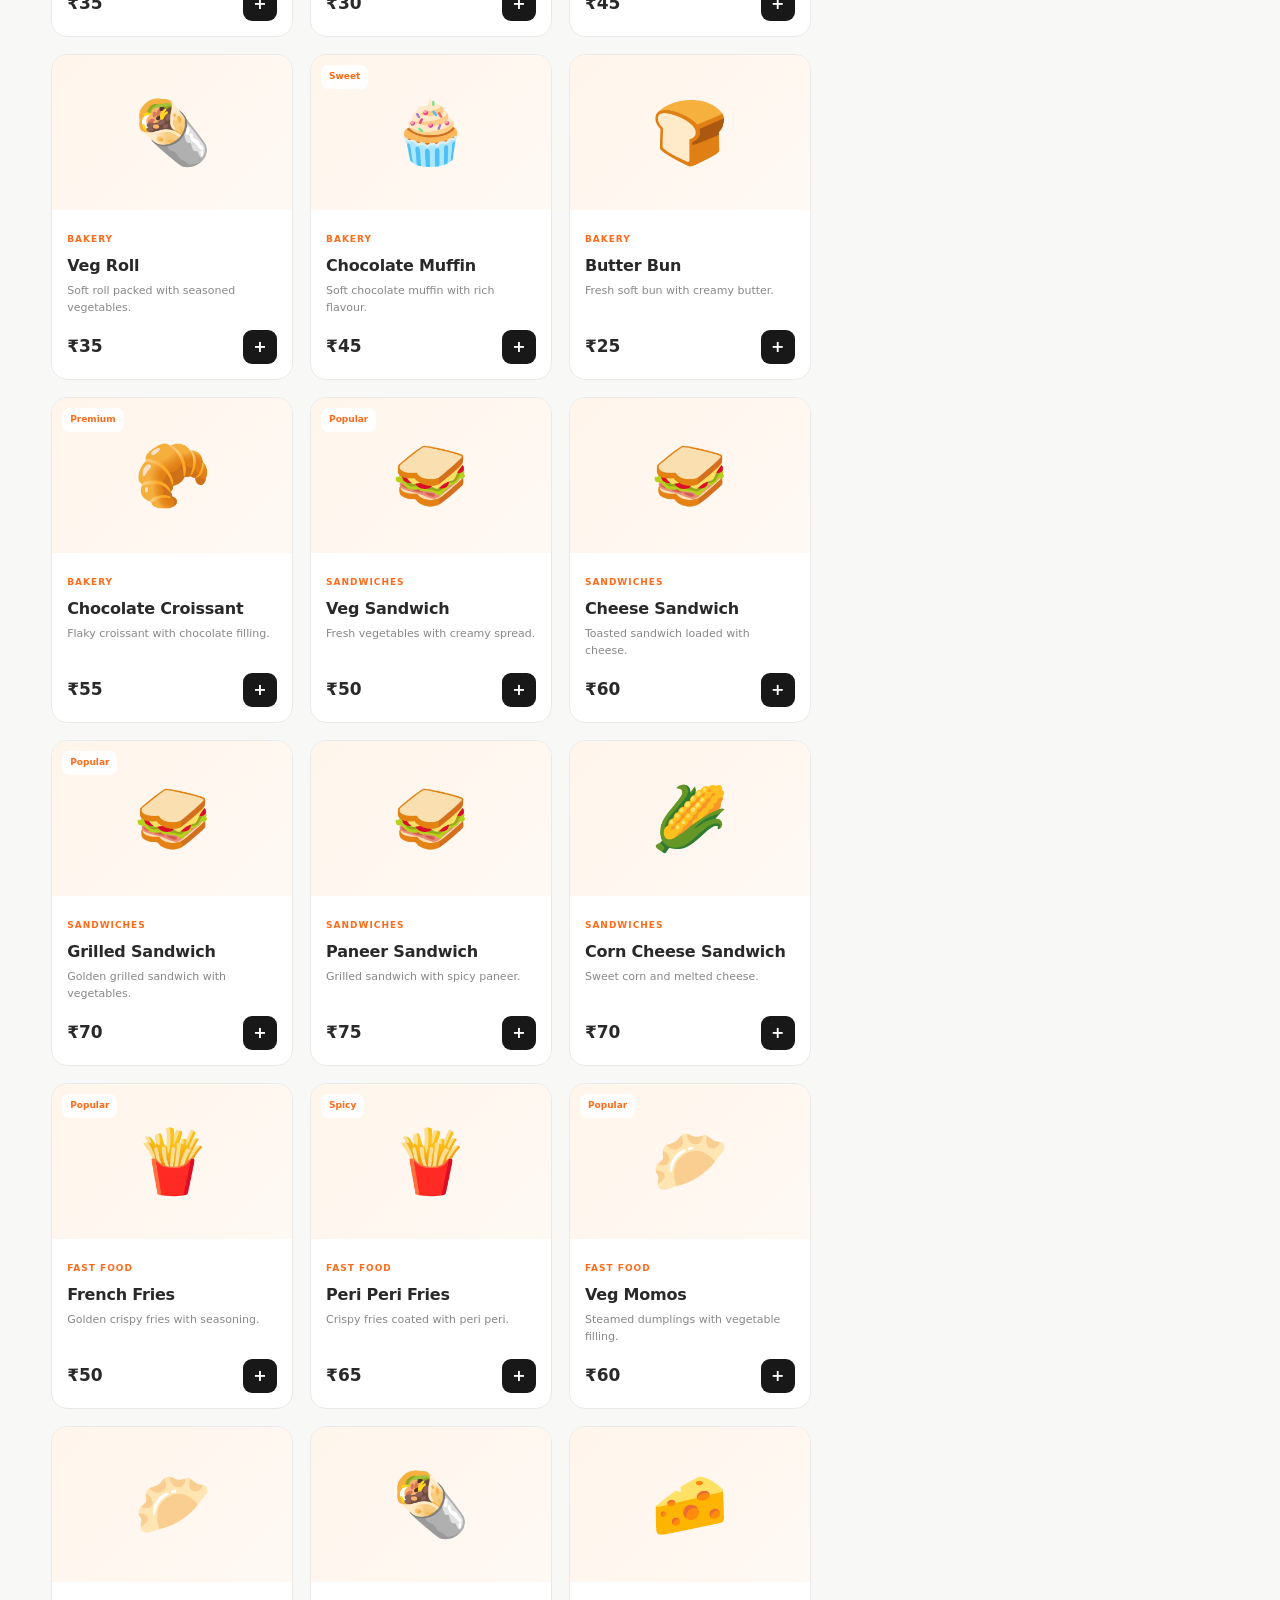
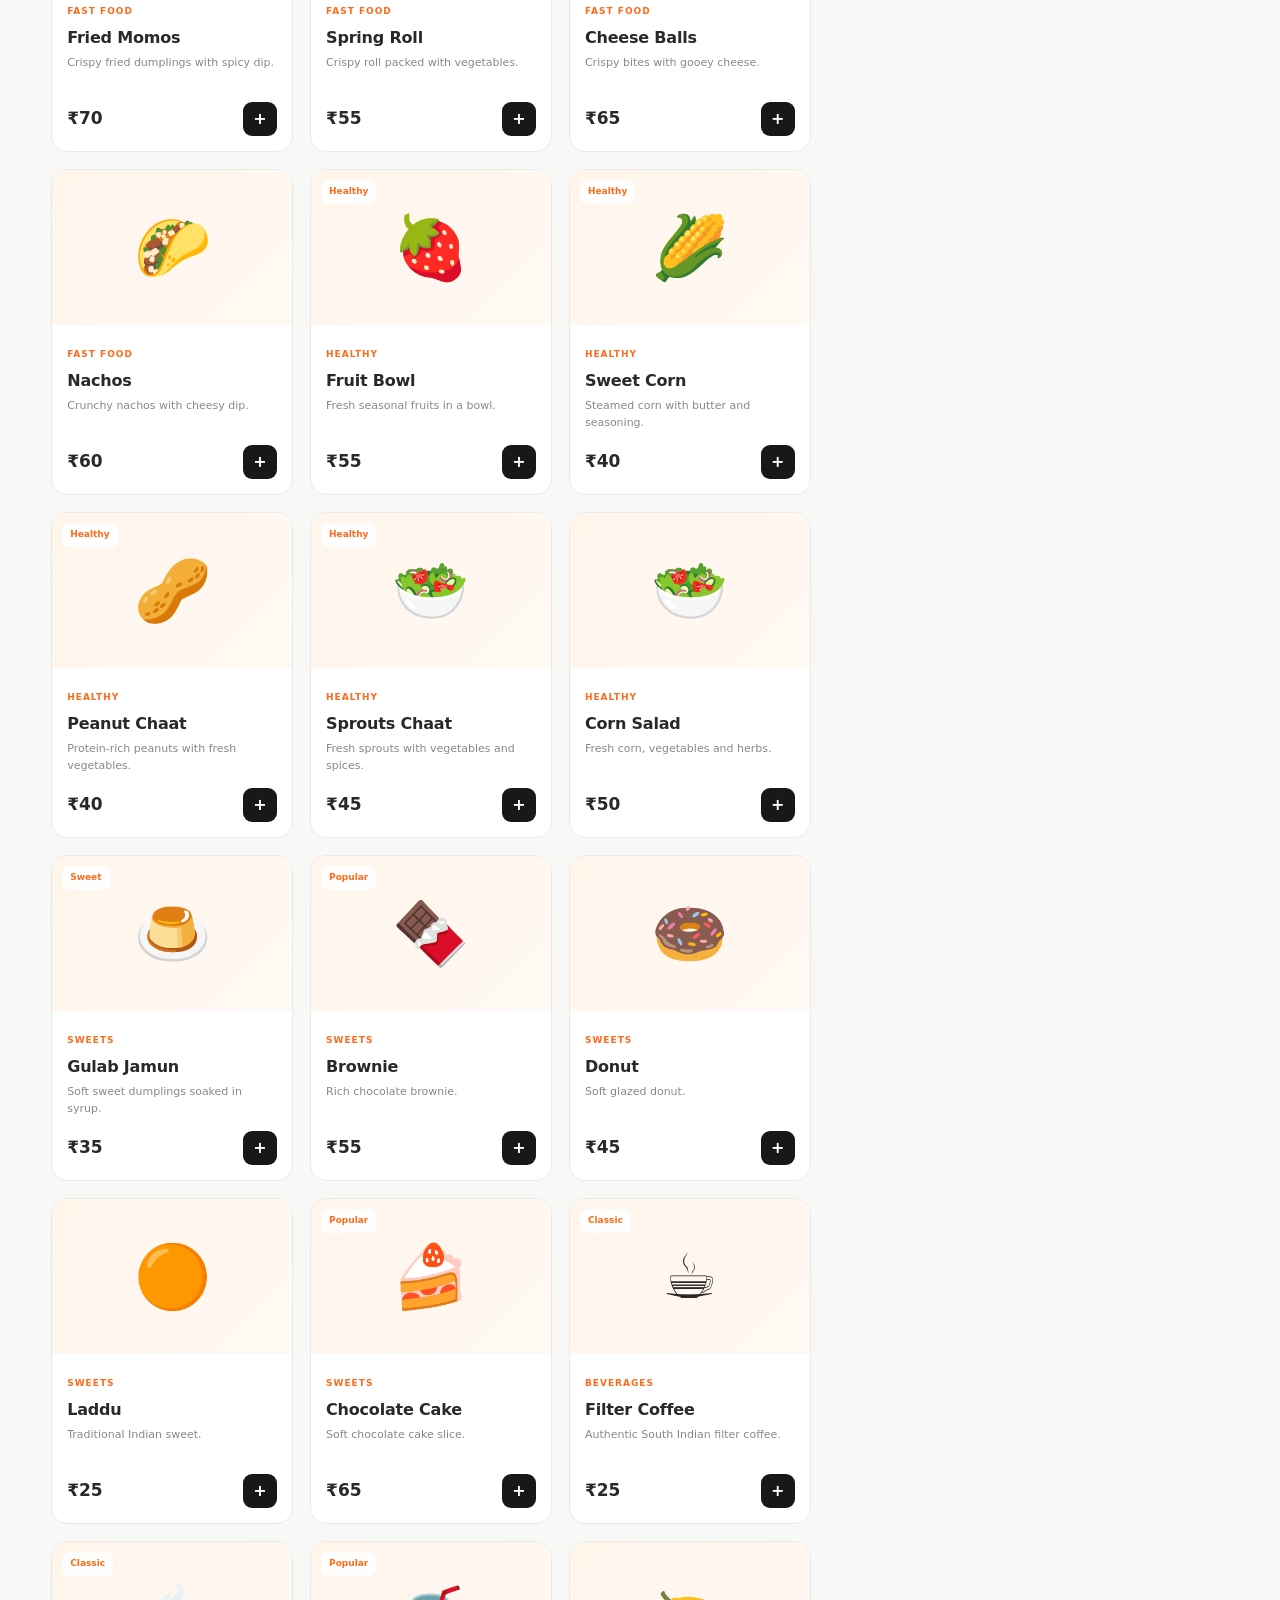
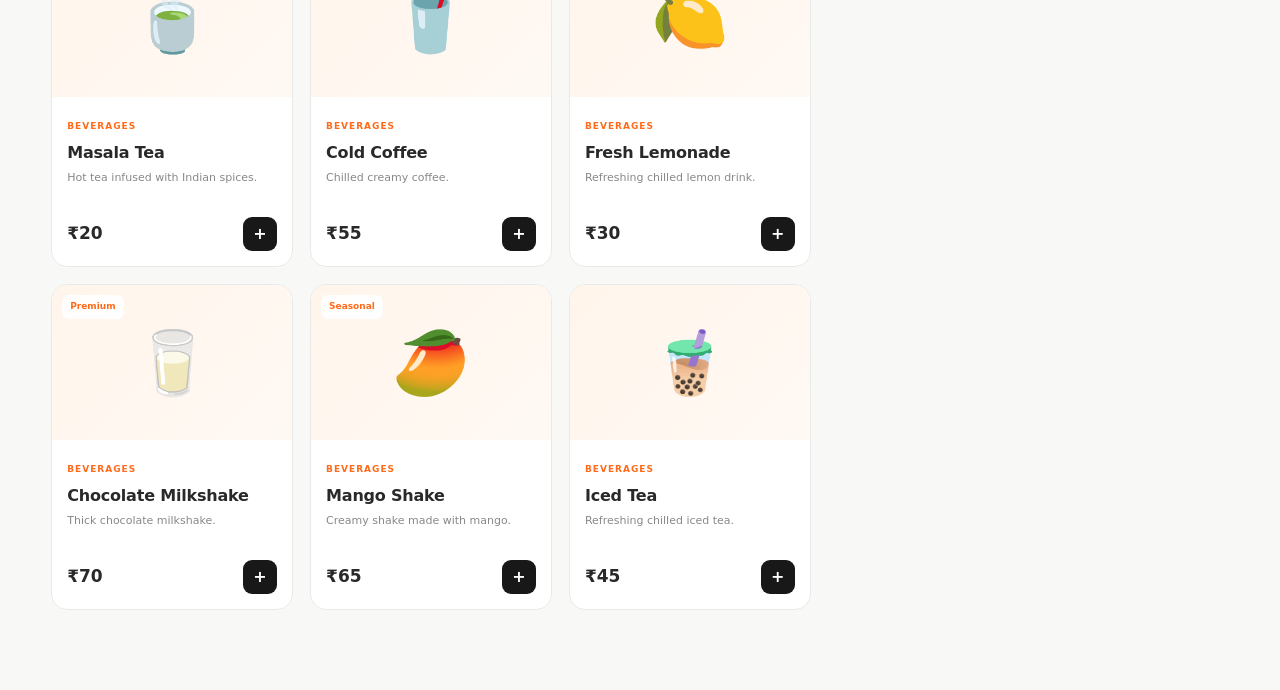
<file: sample.html>
<!DOCTYPE html>
<html lang="en">

<head>
    <meta charset="UTF-8">

    <meta
        name="viewport"
        content="width=device-width, initial-scale=1.0"
    >

    <meta
        name="description"
        content="SnackPass - Fast campus snack ordering"
    >

    <title>SnackPass — Campus Snacks</title>

    <link rel="stylesheet" href="style.css">
</head>

<body>

    <!-- ================= HEADER ================= -->

    <header class="header">

        <div class="header-inner">

            <a href="#" class="brand">

                <div class="brand-icon">
                    🍿
                </div>

                <div>
                    <h1>SnackPass</h1>
                    <span>Campus Snacks</span>
                </div>

            </a>


            <div class="canteen-status">

                <span class="status-dot"></span>

                <span>
                    Canteen Open
                </span>

            </div>


            <button
                class="mobile-cart-button"
                id="mobileCartButton"
                aria-label="Open cart"
            >

                🛒

                <span
                    id="mobileCartCount"
                    class="cart-badge"
                >
                    0
                </span>

            </button>

        </div>

    </header>


    <!-- ================= HERO ================= -->

    <section class="hero">

        <div class="hero-content">

            <span class="eyebrow">
                CAMPUS SNACKS • FAST PICKUP
            </span>

            <h2>
                What are you
                <span>craving?</span>
            </h2>

            <p>
                Pick your favourite campus snacks,
                place your order and skip the queue.
            </p>


            <!-- SEARCH -->

            <div class="search-box">

                <span class="search-icon">
                    🔍
                </span>

                <input
                    type="search"
                    id="searchInput"
                    placeholder="Search for samosa, sandwich, coffee..."
                    autocomplete="off"
                >

                <button
                    id="clearSearch"
                    class="clear-search"
                    aria-label="Clear search"
                >
                    ×
                </button>

            </div>

        </div>

    </section>


    <!-- ================= MAIN ================= -->

    <main class="main-container">


        <!-- ================= MENU AREA ================= -->

        <section class="menu-area">


            <!-- CATEGORY BAR -->

            <div class="category-wrapper">

                <button
                    class="category-scroll-btn left"
                    id="categoryLeft"
                >
                    ‹
                </button>


                <div
                    class="categories"
                    id="categories"
                >

                    <button
                        class="category-btn active"
                        data-category="All"
                    >
                        <span>✨</span>
                        All
                    </button>

                    <button
                        class="category-btn"
                        data-category="Fried Snacks"
                    >
                        <span>🍟</span>
                        Fried
                    </button>

                    <button
                        class="category-btn"
                        data-category="Bakery"
                    >
                        <span>🥐</span>
                        Bakery
                    </button>

                    <button
                        class="category-btn"
                        data-category="Sandwiches"
                    >
                        <span>🥪</span>
                        Sandwiches
                    </button>

                    <button
                        class="category-btn"
                        data-category="Fast Food"
                    >
                        <span>🍕</span>
                        Fast Food
                    </button>

                    <button
                        class="category-btn"
                        data-category="Healthy"
                    >
                        <span>🥗</span>
                        Healthy
                    </button>

                    <button
                        class="category-btn"
                        data-category="Sweets"
                    >
                        <span>🍩</span>
                        Sweets
                    </button>

                    <button
                        class="category-btn"
                        data-category="Beverages"
                    >
                        <span>🥤</span>
                        Beverages
                    </button>

                </div>


                <button
                    class="category-scroll-btn right"
                    id="categoryRight"
                >
                    ›
                </button>

            </div>


            <!-- RESULT INFORMATION -->

            <div class="menu-heading">

                <div>

                    <span class="section-label">
                        TODAY'S MENU
                    </span>

                    <h3 id="menuTitle">
                        All Snacks
                    </h3>

                </div>

                <span
                    id="resultCount"
                    class="result-count"
                >
                    40 items
                </span>

            </div>


            <!-- MENU GRID -->

            <div
                class="menu-grid"
                id="menuGrid"
            >
            </div>


            <!-- NO RESULTS -->

            <div
                class="no-results"
                id="noResults"
            >

                <div class="no-results-icon">
                    🔎
                </div>

                <h3>
                    No snacks found
                </h3>

                <p>
                    Try searching for something else.
                </p>

                <button
                    id="resetSearch"
                    class="reset-btn"
                >
                    Show all snacks
                </button>

            </div>

        </section>


        <!-- ================= DESKTOP CART ================= -->

        <aside class="cart-area">

            <div class="cart-card">


                <!-- CART HEADER -->

                <div class="cart-header">

                    <div>

                        <span class="section-label">
                            YOUR ORDER
                        </span>

                        <h3>
                            Snack Basket
                        </h3>

                    </div>

                    <span
                        id="cartItemCount"
                        class="cart-item-count"
                    >
                        0 items
                    </span>

                </div>


                <!-- CART CONTENT -->

                <div
                    id="cartItems"
                    class="cart-items"
                >

                    <div class="empty-cart">

                        <div class="empty-cart-icon">
                            🛒
                        </div>

                        <h4>
                            Your basket is empty
                        </h4>

                        <p>
                            Add some snacks and
                            they'll appear here.
                        </p>

                    </div>

                </div>


                <!-- CART SUMMARY -->

                <div class="cart-summary">

                    <div class="summary-row">

                        <span>
                            Subtotal
                        </span>

                        <strong id="subtotal">
                            ₹0
                        </strong>

                    </div>


                    <div class="summary-row">

                        <span>
                            Service fee
                        </span>

                        <strong id="serviceFee">
                            ₹0
                        </strong>

                    </div>


                    <div class="summary-divider"></div>


                    <div class="summary-total">

                        <span>
                            Total
                        </span>

                        <strong id="total">
                            ₹0
                        </strong>

                    </div>

                </div>


                <!-- CHECKOUT -->

                <button
                    id="checkoutButton"
                    class="checkout-btn"
                    disabled
                >

                    <span>
                        Proceed to Checkout
                    </span>

                    <span>
                        →
                    </span>

                </button>


                <p class="pickup-note">
                    ⚡ Ready for pickup in approximately
                    10–15 minutes
                </p>

            </div>

        </aside>

    </main>


    <!-- ================= MOBILE CART BAR ================= -->

    <div
        class="mobile-cart-bar"
        id="mobileCartBar"
    >

        <div class="mobile-cart-info">

            <div class="mobile-cart-icon">
                🛒
            </div>

            <div>

                <strong id="mobileBarItems">
                    0 items
                </strong>

                <span>
                    View your basket
                </span>

            </div>

        </div>


        <strong id="mobileBarTotal">
            ₹0
        </strong>

        <span class="mobile-cart-arrow">
            →
        </span>

    </div>


    <!-- ================= CHECKOUT MODAL ================= -->

    <div
        class="modal"
        id="checkoutModal"
    >

        <div class="modal-overlay"></div>


        <div class="checkout-modal">

            <button
                class="modal-close"
                id="closeCheckout"
                aria-label="Close checkout"
            >
                ×
            </button>


            <div class="modal-header">

                <div class="modal-icon">
                    🧾
                </div>

                <div>

                    <span class="section-label">
                        CHECKOUT
                    </span>

                    <h2>
                        Confirm your order
                    </h2>

                </div>

            </div>


            <!-- CHECKOUT ITEMS -->

            <div
                id="checkoutItems"
                class="checkout-items"
            >
            </div>


            <!-- CHECKOUT TOTAL -->

            <div class="checkout-total">

                <span>
                    Total to pay
                </span>

                <strong id="checkoutTotal">
                    ₹0
                </strong>

            </div>


            <!-- STUDENT NAME -->

            <div class="input-group">

                <label for="studentName">
                    Your name
                </label>

                <input
                    type="text"
                    id="studentName"
                    placeholder="Enter your name"
                    maxlength="40"
                >

            </div>


            <button
                id="placeOrderButton"
                class="place-order-btn"
            >

                Place Order
                <span>→</span>

            </button>

        </div>

    </div>


    <!-- ================= SUCCESS MODAL ================= -->

    <div
        class="modal"
        id="successModal"
    >

        <div class="modal-overlay"></div>


        <div class="success-modal">

            <div class="success-animation">

                <div class="success-circle">
                    ✓
                </div>

            </div>


            <span class="section-label">
                ORDER CONFIRMED
            </span>


            <h2>
                You're all set! 🎉
            </h2>


            <p class="success-description">
                Your snacks are being prepared.
                Show the token below when you
                collect your order.
            </p>


            <div class="token-card">

                <span>
                    YOUR PICKUP TOKEN
                </span>

                <strong id="orderToken">
                    SP-00000
                </strong>

            </div>


            <div class="success-details">

                <div>
                    <span>
                        Customer
                    </span>

                    <strong id="customerName">
                        Student
                    </strong>
                </div>


                <div>
                    <span>
                        Amount
                    </span>

                    <strong id="successAmount">
                        ₹0
                    </strong>
                </div>

            </div>


            <div class="pickup-location">

                📍
                <span>
                    Collect from the
                    <strong>SnackPass Counter</strong>
                </span>

            </div>


            <button
                id="newOrderButton"
                class="new-order-btn"
            >
                Start New Order
            </button>

        </div>

    </div>


    <!-- ================= TOAST ================= -->

    <div
        class="toast"
        id="toast"
    >

        <span id="toastIcon">
            ✓
        </span>

        <span id="toastMessage">
            Added to basket
        </span>

    </div>


    <script src="script.js"></script>

</body>

</html>
</file>
<file: style.css>
/* =====================================================
   SNACKPASS
   PROFESSIONAL RESPONSIVE STYLES
   ===================================================== */


/* ================= RESET ================= */

* {
    margin: 0;
    padding: 0;
    box-sizing: border-box;
}


:root {

    --primary: #ff6b1a;
    --primary-dark: #e95305;
    --primary-light: #fff1e8;

    --dark: #181818;
    --text: #292929;
    --muted: #777;

    --border: #e9e9e9;

    --background: #f8f8f6;
    --white: #ffffff;

    --success: #2d9b55;

    --radius-sm: 10px;
    --radius-md: 16px;
    --radius-lg: 22px;

    --shadow:
        0 10px 35px rgba(0, 0, 0, 0.07);

}


html {
    scroll-behavior: smooth;
}


body {

    font-family:
        Inter,
        ui-sans-serif,
        system-ui,
        -apple-system,
        BlinkMacSystemFont,
        "Segoe UI",
        sans-serif;

    background: var(--background);

    color: var(--text);

    line-height: 1.5;

    min-height: 100vh;

}


button,
input {
    font: inherit;
}


button {
    cursor: pointer;
}


button:focus-visible,
input:focus-visible {
    outline: 3px solid rgba(255, 107, 26, 0.2);
    outline-offset: 2px;
}


/* =====================================================
   HEADER
   ===================================================== */

.header {

    height: 76px;

    background: rgba(255,255,255,0.94);

    backdrop-filter: blur(15px);

    border-bottom: 1px solid var(--border);

    position: sticky;

    top: 0;

    z-index: 100;

}


.header-inner {

    width: min(1400px, 92%);

    height: 100%;

    margin: auto;

    display: flex;

    align-items: center;

    justify-content: space-between;

}


.brand {

    display: flex;

    align-items: center;

    gap: 12px;

    text-decoration: none;

    color: var(--dark);

}


.brand-icon {

    width: 44px;

    height: 44px;

    border-radius: 13px;

    background: var(--primary-light);

    display: grid;

    place-items: center;

    font-size: 23px;

}


.brand h1 {

    font-size: 19px;

    letter-spacing: -0.4px;

}


.brand span {

    display: block;

    font-size: 11px;

    color: var(--muted);

}


.canteen-status {

    display: flex;

    align-items: center;

    gap: 8px;

    padding: 8px 13px;

    border-radius: 50px;

    background: #edf9f0;

    color: var(--success);

    font-size: 12px;

    font-weight: 700;

}


.status-dot {

    width: 8px;

    height: 8px;

    background: #38b15e;

    border-radius: 50%;

    animation: pulse 1.8s infinite;

}


@keyframes pulse {

    0% {
        box-shadow: 0 0 0 0 rgba(56,177,94,.4);
    }

    70% {
        box-shadow: 0 0 0 7px rgba(56,177,94,0);
    }

    100% {
        box-shadow: 0 0 0 0 rgba(56,177,94,0);
    }

}


.mobile-cart-button {
    display: none;
}


/* =====================================================
   HERO
   ===================================================== */

.hero {

    background:
        radial-gradient(
            circle at 85% 20%,
            rgba(255, 107, 26, .13),
            transparent 30%
        ),
        radial-gradient(
            circle at 10% 70%,
            rgba(255, 190, 80, .12),
            transparent 25%
        );

    padding: 58px 0 42px;

}


.hero-content {

    width: min(1400px, 92%);

    margin: auto;

}


.eyebrow,
.section-label {

    font-size: 10px;

    letter-spacing: 1.7px;

    font-weight: 800;

    color: var(--primary);

}


.hero h2 {

    font-size: clamp(38px, 5vw, 64px);

    line-height: 1;

    letter-spacing: -3px;

    max-width: 650px;

    margin-top: 12px;

}


.hero h2 span {

    color: var(--primary);

}


.hero p {

    margin-top: 18px;

    max-width: 580px;

    color: var(--muted);

    font-size: 15px;

}


/* =====================================================
   SEARCH
   ===================================================== */

.search-box {

    margin-top: 28px;

    width: min(600px, 100%);

    height: 54px;

    background: white;

    border: 1px solid var(--border);

    border-radius: 15px;

    display: flex;

    align-items: center;

    padding: 0 15px;

    box-shadow:
        0 7px 25px rgba(0,0,0,.04);

    transition: .2s;

}


.search-box:focus-within {

    border-color: var(--primary);

    box-shadow:
        0 8px 30px rgba(255,107,26,.12);

}


.search-icon {

    font-size: 17px;

    margin-right: 10px;

}


.search-box input {

    border: none;

    outline: none;

    flex: 1;

    min-width: 0;

    font-size: 14px;

    color: var(--dark);

    background: transparent;

}


.clear-search {

    border: none;

    background: transparent;

    color: #aaa;

    font-size: 22px;

    display: none;

}


.clear-search.show {

    display: block;

}


/* =====================================================
   MAIN
   ===================================================== */

.main-container {

    width: min(1400px, 92%);

    margin: 0 auto 80px;

    display: grid;

    grid-template-columns:
        minmax(0, 1fr)
        380px;

    gap: 38px;

}


/* =====================================================
   CATEGORIES
   ===================================================== */

.category-wrapper {

    position: relative;

}


.categories {

    display: flex;

    gap: 8px;

    overflow-x: auto;

    scrollbar-width: none;

    padding: 4px 0 12px;

}


.categories::-webkit-scrollbar {
    display: none;
}


.category-btn {

    flex: 0 0 auto;

    border: 1px solid var(--border);

    background: white;

    color: #555;

    border-radius: 50px;

    padding: 10px 15px;

    font-size: 12px;

    font-weight: 700;

    display: flex;

    align-items: center;

    gap: 6px;

    transition: .2s;

}


.category-btn:hover {

    border-color: var(--primary);

    color: var(--primary);

}


.category-btn.active {

    background: var(--dark);

    border-color: var(--dark);

    color: white;

}


.category-scroll-btn {

    display: none;

}


/* =====================================================
   MENU HEADING
   ===================================================== */

.menu-heading {

    margin: 20px 0;

    display: flex;

    justify-content: space-between;

    align-items: end;

}


.menu-heading h3 {

    margin-top: 5px;

    font-size: 25px;

    letter-spacing: -.7px;

}


.result-count,
.cart-item-count {

    color: var(--muted);

    font-size: 12px;

}


/* =====================================================
   MENU GRID
   ===================================================== */

.menu-grid {

    display: grid;

    grid-template-columns:
        repeat(3, minmax(0, 1fr));

    gap: 17px;

}


.food-card {

    background: white;

    border: 1px solid var(--border);

    border-radius: var(--radius-md);

    overflow: hidden;

    transition:
        transform .25s ease,
        box-shadow .25s ease,
        border-color .25s ease;

    animation: cardIn .35s ease both;

}


@keyframes cardIn {

    from {

        opacity: 0;

        transform:
            translateY(10px);

    }

    to {

        opacity: 1;

        transform:
            translateY(0);

    }

}


.food-card:hover {

    transform:
        translateY(-5px);

    border-color:
        #ddd;

    box-shadow:
        0 14px 35px rgba(0,0,0,.08);

}


.food-image {

    height: 155px;

    display: grid;

    place-items: center;

    background:
        linear-gradient(
            135deg,
            #fff5eb,
            #fff9f4
        );

    position: relative;

    font-size: 62px;

    transition: .3s;

}


.food-card:hover .food-image {

    transform: scale(1.02);

}


.food-tag {

    position: absolute;

    top: 10px;

    left: 10px;

    background: rgba(255,255,255,.92);

    padding: 5px 8px;

    border-radius: 7px;

    font-size: 9px;

    color: var(--primary);

    font-weight: 800;

}


.food-info {

    padding: 15px;

}


.food-category {

    font-size: 9px;

    text-transform: uppercase;

    letter-spacing: 1px;

    font-weight: 800;

    color: var(--primary);

}


.food-name {

    font-size: 16px;

    margin-top: 5px;

    letter-spacing: -.2px;

}


.food-description {

    color: #888;

    font-size: 11px;

    margin-top: 5px;

    min-height: 33px;

}


.food-bottom {

    margin-top: 14px;

    display: flex;

    align-items: center;

    justify-content: space-between;

}


.food-price {

    font-weight: 800;

    font-size: 17px;

}


.food-action {

    height: 34px;

    min-width: 34px;

    border: none;

    border-radius: 9px;

    background: var(--dark);

    color: white;

    font-weight: 800;

    display: flex;

    align-items: center;

    justify-content: center;

    transition: .2s;

}


.food-action:hover {

    background: var(--primary);

}


.food-action.in-cart {

    background: var(--primary-light);

    color: var(--primary);

    gap: 7px;

    padding: 0 8px;

}


.food-action .quantity {

    min-width: 15px;

    text-align: center;

}


/* =====================================================
   CART
   ===================================================== */

.cart-area {

    position: relative;

}


.cart-card {

    position: sticky;

    top: 98px;

    background: white;

    border: 1px solid var(--border);

    border-radius: var(--radius-lg);

    padding: 22px;

    box-shadow:
        0 12px 35px rgba(0,0,0,.05);

}


.cart-header {

    display: flex;

    align-items: start;

    justify-content: space-between;

    padding-bottom: 17px;

    border-bottom: 1px solid var(--border);

}


.cart-header h3 {

    margin-top: 5px;

    font-size: 21px;

}


.cart-items {

    min-height: 220px;

    max-height: 410px;

    overflow-y: auto;

    scrollbar-width: thin;

}


.empty-cart {

    text-align: center;

    padding: 52px 20px;

}


.empty-cart-icon {

    width: 60px;

    height: 60px;

    margin: auto;

    border-radius: 18px;

    background: #f7f7f7;

    display: grid;

    place-items: center;

    font-size: 28px;

}


.empty-cart h4 {

    margin-top: 14px;

    font-size: 14px;

}


.empty-cart p {

    color: var(--muted);

    font-size: 11px;

    margin-top: 5px;

}


.cart-item {

    display: grid;

    grid-template-columns: 42px 1fr auto;

    align-items: center;

    gap: 10px;

    padding: 13px 0;

    border-bottom: 1px solid #f1f1f1;

}


.cart-item-icon {

    width: 42px;

    height: 42px;

    border-radius: 11px;

    background: var(--primary-light);

    display: grid;

    place-items: center;

    font-size: 21px;

}


.cart-item-name {

    font-weight: 700;

    font-size: 12px;

}


.cart-item-price {

    font-size: 10px;

    color: var(--muted);

    margin-top: 2px;

}


.quantity-control {

    display: flex;

    align-items: center;

    gap: 5px;

}


.quantity-control button {

    width: 25px;

    height: 25px;

    border: 1px solid var(--border);

    background: white;

    border-radius: 7px;

    display: grid;

    place-items: center;

    font-size: 15px;

}


.quantity-control button:hover {

    background: var(--primary-light);

    color: var(--primary);

}


.quantity-number {

    min-width: 18px;

    text-align: center;

    font-size: 11px;

    font-weight: 800;

}


.remove-item {

    display: block;

    border: none;

    background: none;

    color: #aaa;

    font-size: 10px;

    margin-top: 4px;

    cursor: pointer;

}


.remove-item:hover {

    color: #e53935;

}


/* =====================================================
   SUMMARY
   ===================================================== */

.cart-summary {

    padding-top: 16px;

}


.summary-row {

    display: flex;

    justify-content: space-between;

    margin-bottom: 9px;

    color: var(--muted);

    font-size: 12px;

}


.summary-row strong {

    color: var(--text);

}


.summary-divider {

    border-top: 1px dashed #ddd;

    margin: 13px 0;

}


.summary-total {

    display: flex;

    justify-content: space-between;

    align-items: center;

}


.summary-total span {

    font-size: 15px;

    font-weight: 700;

}


.summary-total strong {

    font-size: 21px;

}


.checkout-btn {

    width: 100%;

    margin-top: 18px;

    border: none;

    border-radius: 12px;

    padding: 14px;

    background: var(--primary);

    color: white;

    font-size: 13px;

    font-weight: 800;

    display: flex;

    justify-content: space-between;

    align-items: center;

    transition: .2s;

}


.checkout-btn:hover:not(:disabled) {

    background: var(--primary-dark);

    transform: translateY(-1px);

}


.checkout-btn:disabled {

    background: #e5e5e5;

    color: #aaa;

    cursor: not-allowed;

}


.pickup-note {

    text-align: center;

    margin-top: 12px;

    color: #999;

    font-size: 9px;

}


/* =====================================================
   NO RESULTS
   ===================================================== */

.no-results {

    display: none;

    text-align: center;

    padding: 80px 20px;

}


.no-results.show {

    display: block;

}


.no-results-icon {

    font-size: 45px;

}


.no-results h3 {

    margin-top: 12px;

}


.no-results p {

    color: var(--muted);

    font-size: 13px;

}


.reset-btn {

    margin-top: 15px;

    padding: 10px 16px;

    border: none;

    border-radius: 9px;

    background: var(--dark);

    color: white;

    font-size: 12px;

}


/* =====================================================
   MOBILE CART BAR
   ===================================================== */

.mobile-cart-bar {

    display: none;

}


/* =====================================================
   MODALS
   ===================================================== */

.modal {

    position: fixed;

    inset: 0;

    z-index: 1000;

    display: none;

    align-items: center;

    justify-content: center;

    padding: 20px;

}


.modal.show {

    display: flex;

}


.modal-overlay {

    position: absolute;

    inset: 0;

    background: rgba(0,0,0,.55);

    backdrop-filter: blur(5px);

}


.checkout-modal,
.success-modal {

    position: relative;

    width: min(480px, 100%);

    max-height: 90vh;

    overflow-y: auto;

    background: white;

    border-radius: 24px;

    padding: 27px;

    z-index: 2;

    animation: modalIn .25s ease;

}


@keyframes modalIn {

    from {

        opacity: 0;

        transform:
            translateY(20px)
            scale(.97);

    }

    to {

        opacity: 1;

        transform:
            translateY(0)
            scale(1);

    }

}


.modal-close {

    position: absolute;

    top: 16px;

    right: 16px;

    border: none;

    background: #f5f5f5;

    width: 32px;

    height: 32px;

    border-radius: 50%;

    font-size: 20px;

    color: #777;

}


.modal-header {

    display: flex;

    align-items: center;

    gap: 13px;

    margin-bottom: 20px;

}


.modal-icon {

    width: 45px;

    height: 45px;

    background: var(--primary-light);

    border-radius: 12px;

    display: grid;

    place-items: center;

    font-size: 22px;

}


.modal-header h2 {

    margin-top: 3px;

    font-size: 21px;

}


/* =====================================================
   CHECKOUT ITEMS
   ===================================================== */

.checkout-items {

    border: 1px solid var(--border);

    border-radius: 14px;

    padding: 5px 14px;

    max-height: 240px;

    overflow-y: auto;

}


.checkout-item {

    display: flex;

    align-items: center;

    justify-content: space-between;

    padding: 11px 0;

    border-bottom: 1px solid #f1f1f1;

}


.checkout-item:last-child {

    border-bottom: none;

}


.checkout-item-left {

    display: flex;

    align-items: center;

    gap: 9px;

}


.checkout-item-icon {

    font-size: 20px;

}


.checkout-item-name {

    font-size: 12px;

    font-weight: 700;

}


.checkout-item-qty {

    font-size: 10px;

    color: var(--muted);

}


.checkout-item-price {

    font-size: 12px;

    font-weight: 800;

}


/* =====================================================
   CHECKOUT TOTAL
   ===================================================== */

.checkout-total {

    display: flex;

    justify-content: space-between;

    padding: 18px 2px;

}


.checkout-total span {

    font-weight: 700;

}


.checkout-total strong {

    font-size: 20px;

}


/* =====================================================
   INPUT
   ===================================================== */

.input-group {

    margin-bottom: 15px;

}


.input-group label {

    display: block;

    font-size: 11px;

    font-weight: 700;

    margin-bottom: 6px;

}


.input-group input {

    width: 100%;

    height: 45px;

    border: 1px solid var(--border);

    border-radius: 10px;

    padding: 0 13px;

    outline: none;

}


.input-group input:focus {

    border-color: var(--primary);

}


/* =====================================================
   PLACE ORDER
   ===================================================== */

.place-order-btn,
.new-order-btn {

    width: 100%;

    border: none;

    background: var(--dark);

    color: white;

    padding: 14px;

    border-radius: 11px;

    font-weight: 800;

    display: flex;

    justify-content: center;

    gap: 10px;

}


.place-order-btn:hover,
.new-order-btn:hover {

    background: var(--primary);

}


/* =====================================================
   SUCCESS
   ===================================================== */

.success-modal {

    text-align: center;

}


.success-animation {

    margin-bottom: 15px;

}


.success-circle {

    width: 70px;

    height: 70px;

    margin: auto;

    border-radius: 50%;

    background: #eaf8ee;

    color: var(--success);

    display: grid;

    place-items: center;

    font-size: 35px;

    animation: successPop .45s ease;

}


@keyframes successPop {

    0% {
        transform: scale(.5);
        opacity: 0;
    }

    70% {
        transform: scale(1.1);
    }

    100% {
        transform: scale(1);
        opacity: 1;
    }

}


.success-modal h2 {

    font-size: 26px;

    margin-top: 8px;

}


.success-description {

    margin: 10px auto 22px;

    max-width: 350px;

    color: var(--muted);

    font-size: 12px;

}


.token-card {

    border: 2px dashed var(--primary);

    background: var(--primary-light);

    border-radius: 16px;

    padding: 18px;

}


.token-card span {

    display: block;

    color: var(--muted);

    font-size: 9px;

    letter-spacing: 1.5px;

    font-weight: 800;

}


.token-card strong {

    display: block;

    color: var(--primary);

    font-size: 31px;

    letter-spacing: 4px;

    margin-top: 5px;

}


.success-details {

    display: grid;

    grid-template-columns: 1fr 1fr;

    gap: 10px;

    margin: 15px 0;

}


.success-details div {

    padding: 12px;

    background: #f8f8f8;

    border-radius: 11px;

}


.success-details span {

    display: block;

    color: #999;

    font-size: 9px;

}


.success-details strong {

    display: block;

    margin-top: 3px;

    font-size: 12px;

}


.pickup-location {

    padding: 12px;

    border-radius: 10px;

    background: #fff9f2;

    font-size: 11px;

    margin-bottom: 17px;

    display: flex;

    gap: 6px;

    justify-content: center;

}


/* =====================================================
   TOAST
   ===================================================== */

.toast {

    position: fixed;

    left: 50%;

    bottom: 25px;

    transform:
        translate(-50%, 80px);

    opacity: 0;

    z-index: 2000;

    background: var(--dark);

    color: white;

    padding: 11px 17px;

    border-radius: 50px;

    display: flex;

    align-items: center;

    gap: 8px;

    font-size: 11px;

    box-shadow:
        0 10px 30px rgba(0,0,0,.2);

    transition: .3s;

}


.toast.show {

    transform:
        translate(-50%, 0);

    opacity: 1;

}


.toast span:first-child {

    color: #70e695;

}


/* =====================================================
   TABLET
   ===================================================== */

@media (max-width: 1150px) {

    .menu-grid {

        grid-template-columns:
            repeat(2, minmax(0,1fr));

    }

    .main-container {

        grid-template-columns:
            minmax(0,1fr)
            340px;

        gap: 25px;

    }

}


/* =====================================================
   MOBILE
   ===================================================== */

@media (max-width: 850px) {

    .header {

        height: 68px;

    }


    .header-inner {

        width: 94%;

    }


    .canteen-status {

        display: none;

    }


    .mobile-cart-button {

        display: flex;

        position: relative;

        width: 40px;

        height: 40px;

        border: none;

        background: var(--primary-light);

        border-radius: 12px;

        align-items: center;

        justify-content: center;

        font-size: 18px;

    }


    .cart-badge {

        position: absolute;

        top: -4px;

        right: -4px;

        min-width: 18px;

        height: 18px;

        background: var(--primary);

        color: white;

        border-radius: 50%;

        font-size: 9px;

        display: grid;

        place-items: center;

        border: 2px solid white;

    }


    .hero {

        padding: 42px 0 30px;

    }


    .hero-content {

        width: 94%;

    }


    .hero h2 {

        font-size: 43px;

        letter-spacing: -2px;

    }


    .main-container {

        width: 94%;

        display: block;

        margin-bottom: 95px;

    }


    .cart-area {

        display: none;

    }


    .menu-grid {

        grid-template-columns:
            repeat(2, minmax(0,1fr));

    }


    .mobile-cart-bar {

        position: fixed;

        display: flex;

        left: 12px;

        right: 12px;

        bottom: 12px;

        z-index: 90;

        background: var(--dark);

        color: white;

        min-height: 61px;

        border-radius: 17px;

        align-items: center;

        padding: 9px 14px;

        box-shadow:
            0 12px 35px rgba(0,0,0,.2);

        cursor: pointer;

        transition: .2s;

    }


    .mobile-cart-bar:active {

        transform: scale(.98);

    }


    .mobile-cart-info {

        display: flex;

        align-items: center;

        gap: 10px;

        flex: 1;

    }


    .mobile-cart-icon {

        width: 38px;

        height: 38px;

        background: rgba(255,255,255,.1);

        border-radius: 11px;

        display: grid;

        place-items: center;

    }


    .mobile-cart-info strong {

        display: block;

        font-size: 12px;

    }


    .mobile-cart-info span {

        display: block;

        font-size: 9px;

        color: #aaa;

    }


    .mobile-cart-bar > strong {

        font-size: 15px;

    }


    .mobile-cart-arrow {

        font-size: 20px;

        margin-left: 12px;

        color: var(--primary);

    }

}


/* =====================================================
   SMALL MOBILE
   ===================================================== */

@media (max-width: 500px) {

    .brand h1 {

        font-size: 17px;

    }


    .hero h2 {

        font-size: 38px;

    }


    .hero p {

        font-size: 13px;

    }


    .menu-grid {

        grid-template-columns: 1fr;

    }


    .food-image {

        height: 170px;

    }


    .menu-heading h3 {

        font-size: 21px;

    }


    .checkout-modal,
    .success-modal {

        padding: 22px;

        border-radius: 20px;

    }


    .token-card strong {

        font-size: 26px;

    }

}


/* =====================================================
   REDUCED MOTION
   ===================================================== */

@media (prefers-reduced-motion: reduce) {

    *,
    *::before,
    *::after {

        animation-duration: .01ms !important;

        animation-iteration-count: 1 !important;

        scroll-behavior: auto !important;

        transition-duration: .01ms !important;

    }

}
</file>
